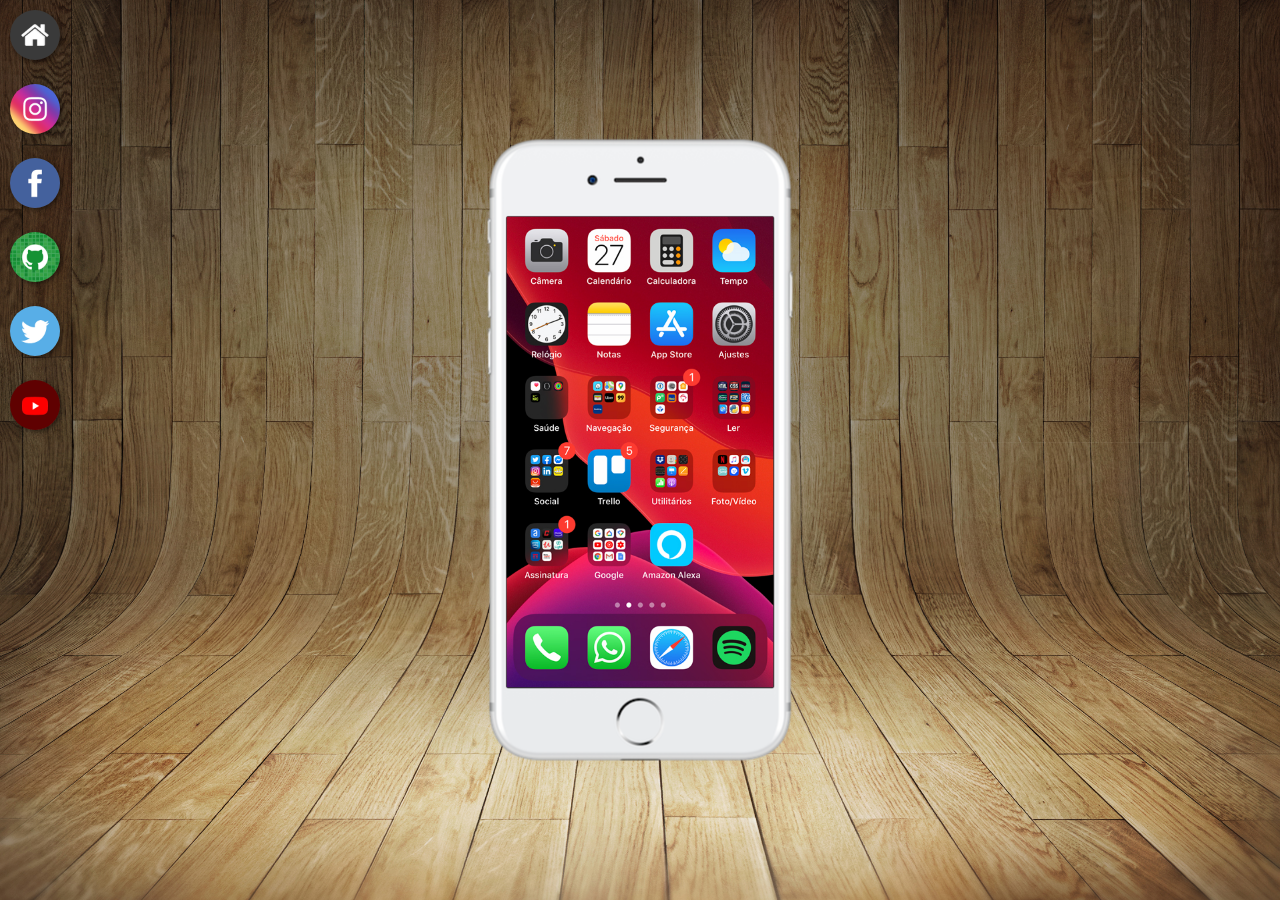
<file: index.html>
<!DOCTYPE html>
<html lang="pt-br">
<head>
    <meta charset="UTF-8">
    <meta name="viewport" content="width=device-width, initial-scale=1.0">
    <link rel="shortcut icon" href="favicon.ico" type="image/x-icon">
    <link rel="stylesheet" href="estilos/style.css">
    <title>Projeto Redes Sociais</title>
</head>
<body>
    <main>
        <section id="telefone">
            <iframe src="home.html" name="tela" id="tela" frameborder="0">
                Seu navegador não é compativel com isso...
            </iframe>
        </section>
        <section id="redes-sociais">
            <a href="home.html" target="tela"><img src="imagens/logo-home.jpg" alt="Home"></a><br>
            <a href="instagram.html" target="tela"><img src="imagens/logo-instagram.jpg" alt="Youtube"></a><br>
            <a href="facebook.html" target="tela"><img src="imagens/logo-facebook.jpg" alt="Facebook"></a><br>
            <a href="github.html" target="tela"><img src="imagens/logo-github.jpg" alt="Github"></a><br>
            <a href="twitter.html" target="tela"><img src="imagens/logo-twitter.jpg" alt="Twitter"></a><br>
            <a href="youtube.html" target="tela"><img src="imagens/logo-youtube.jpg" alt="Youtube"></a>
        </section>
    </main>
</body>
</html>
</file>
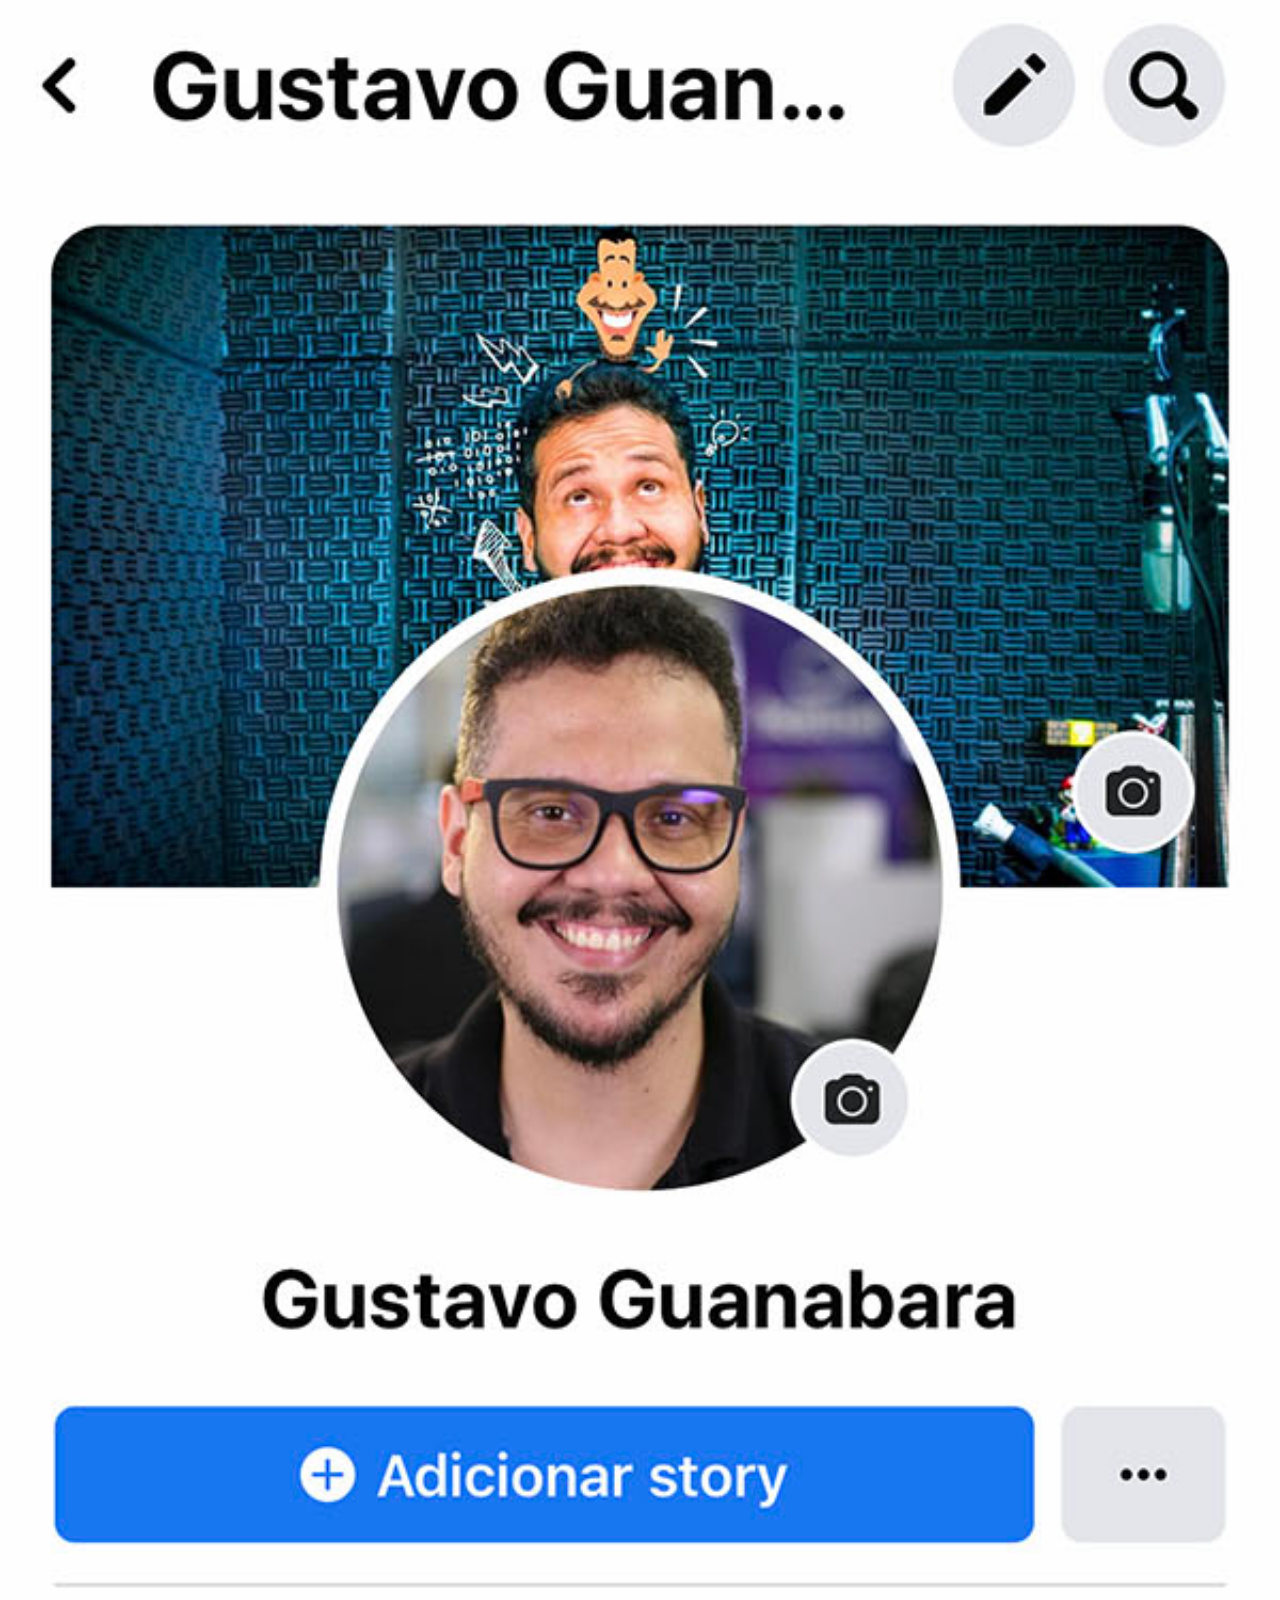
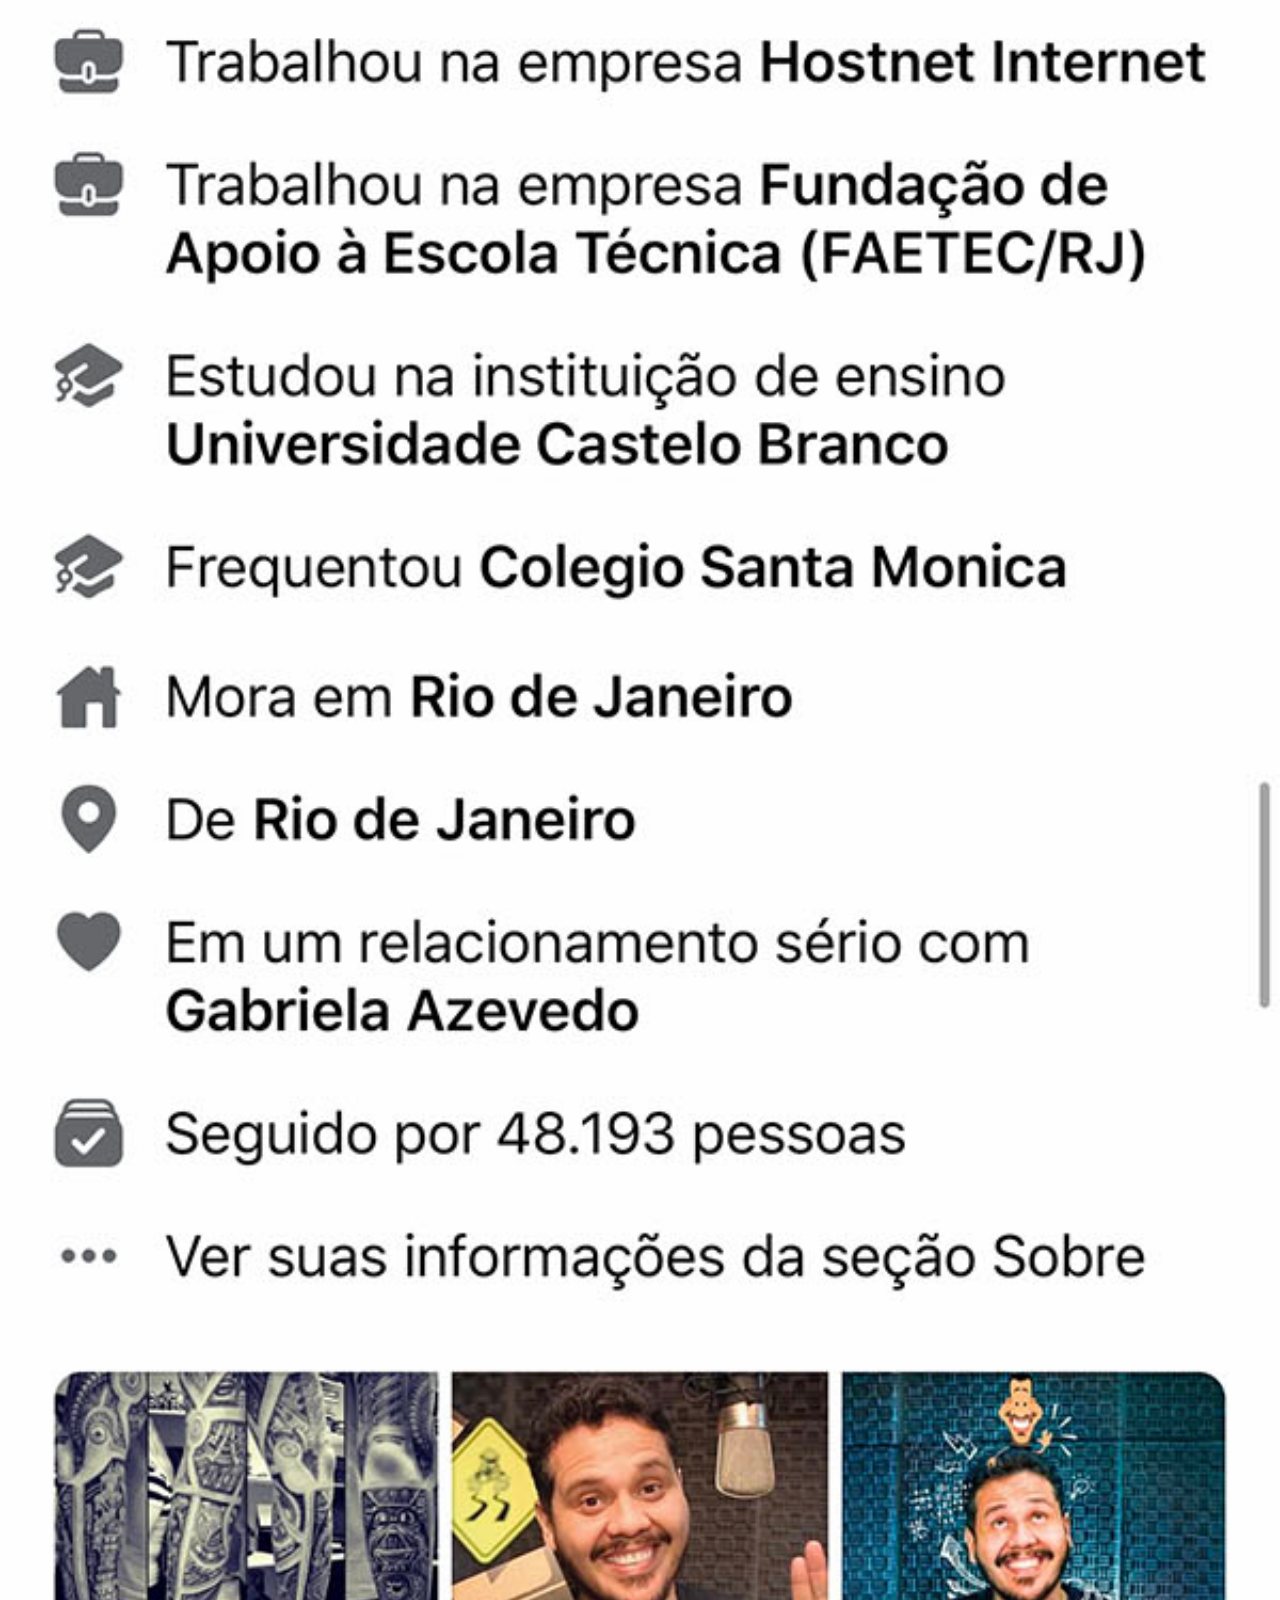
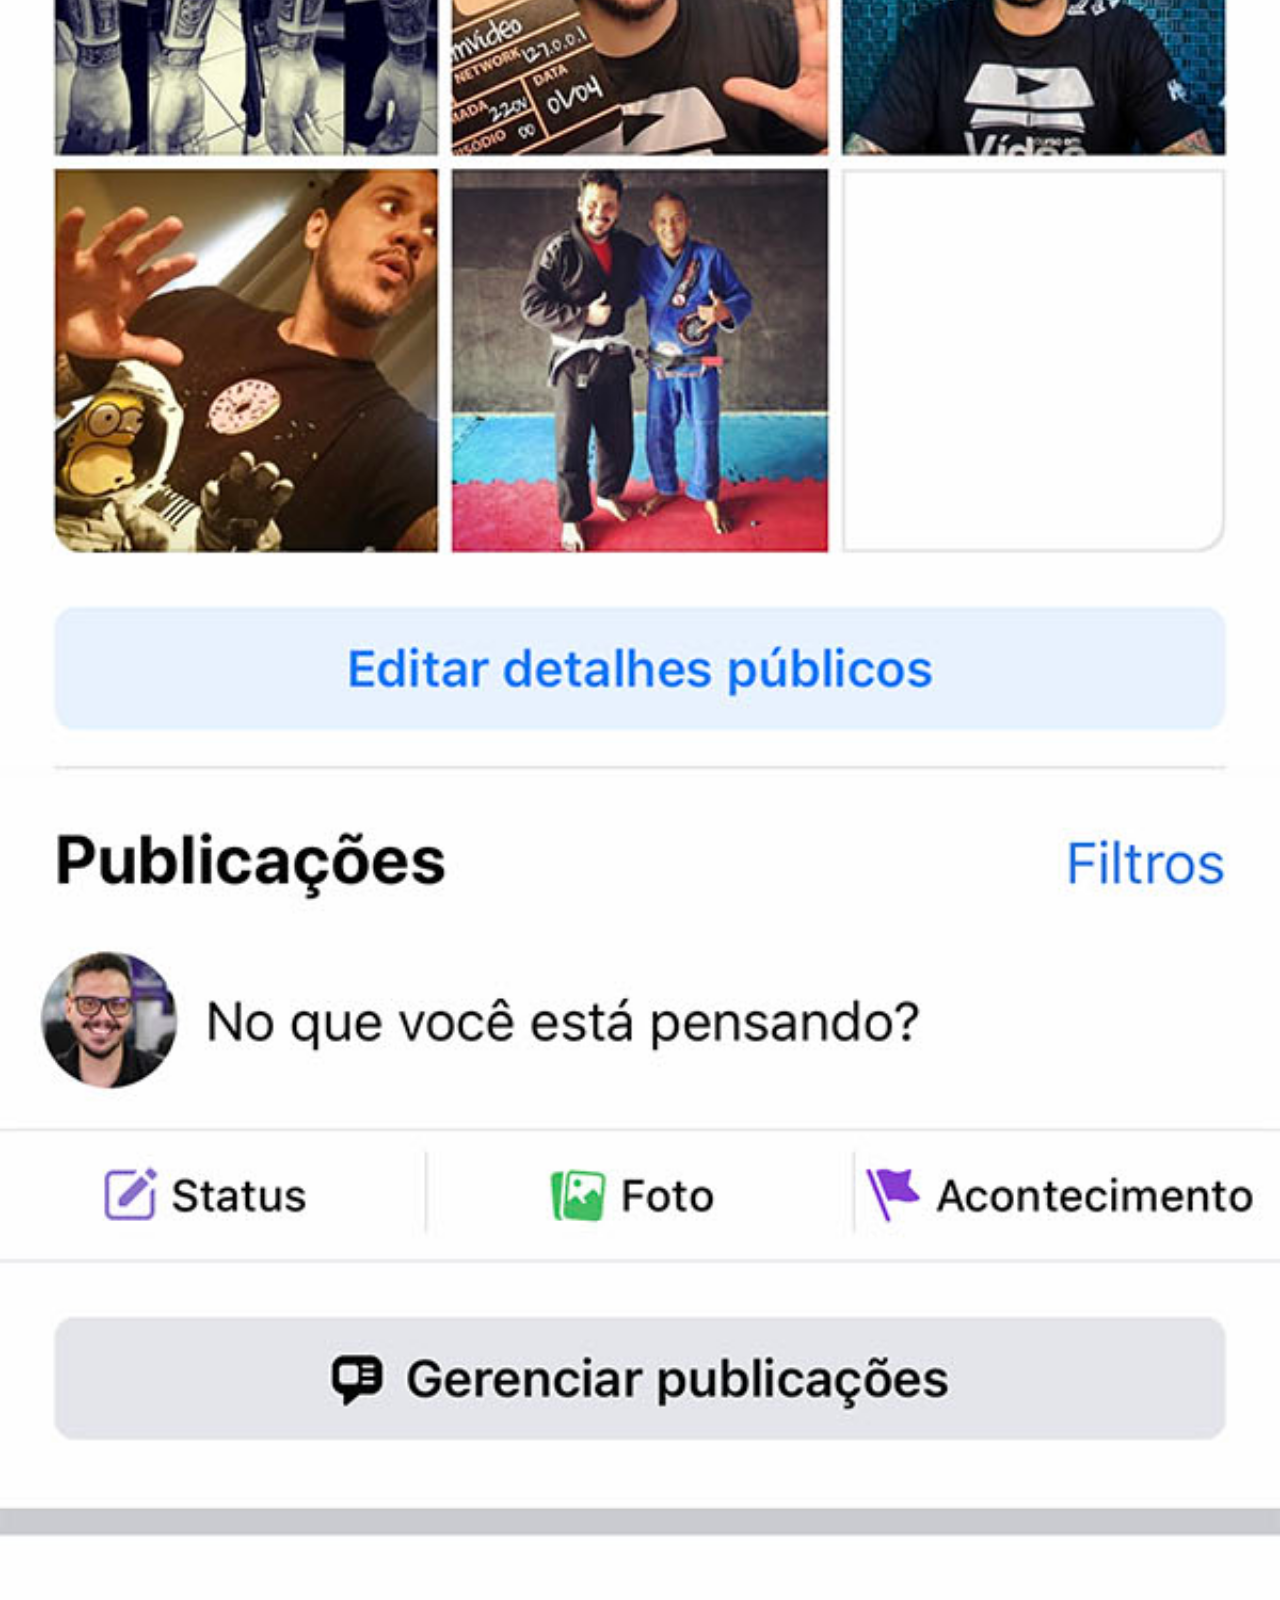
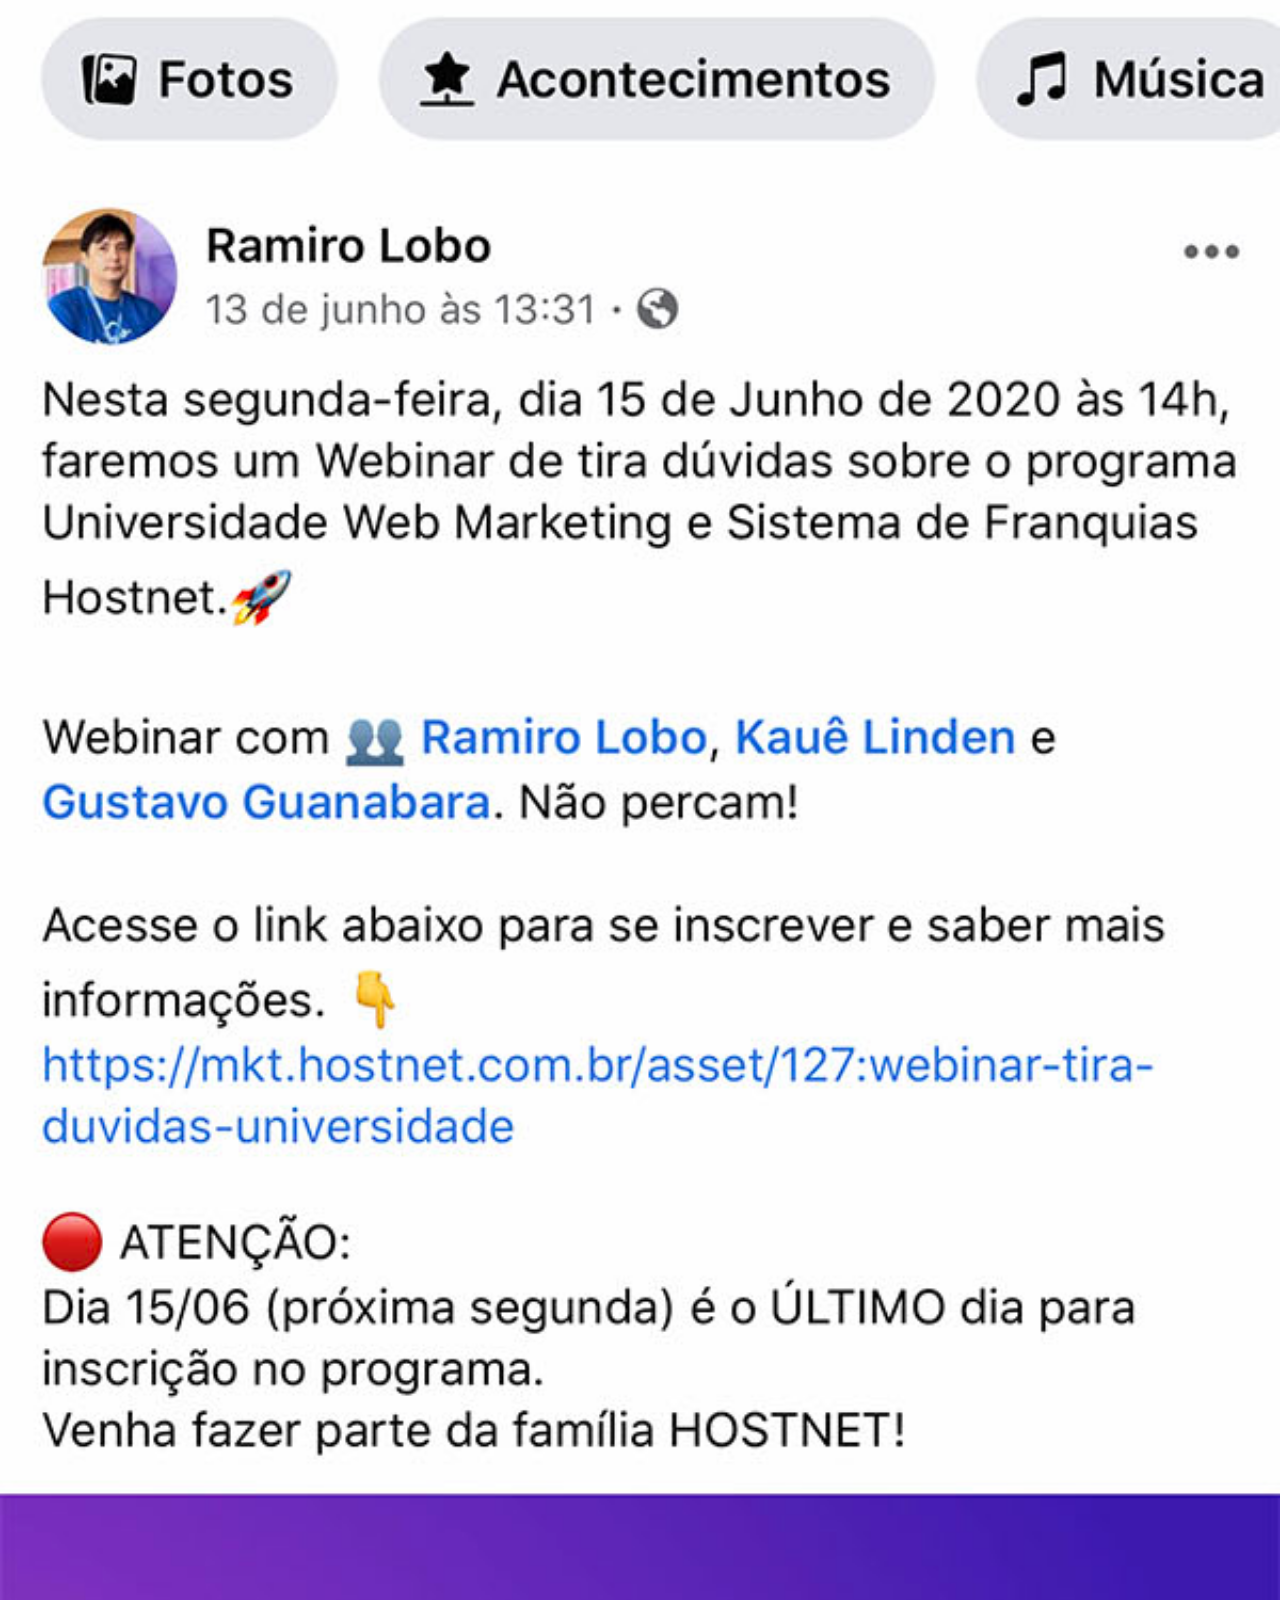
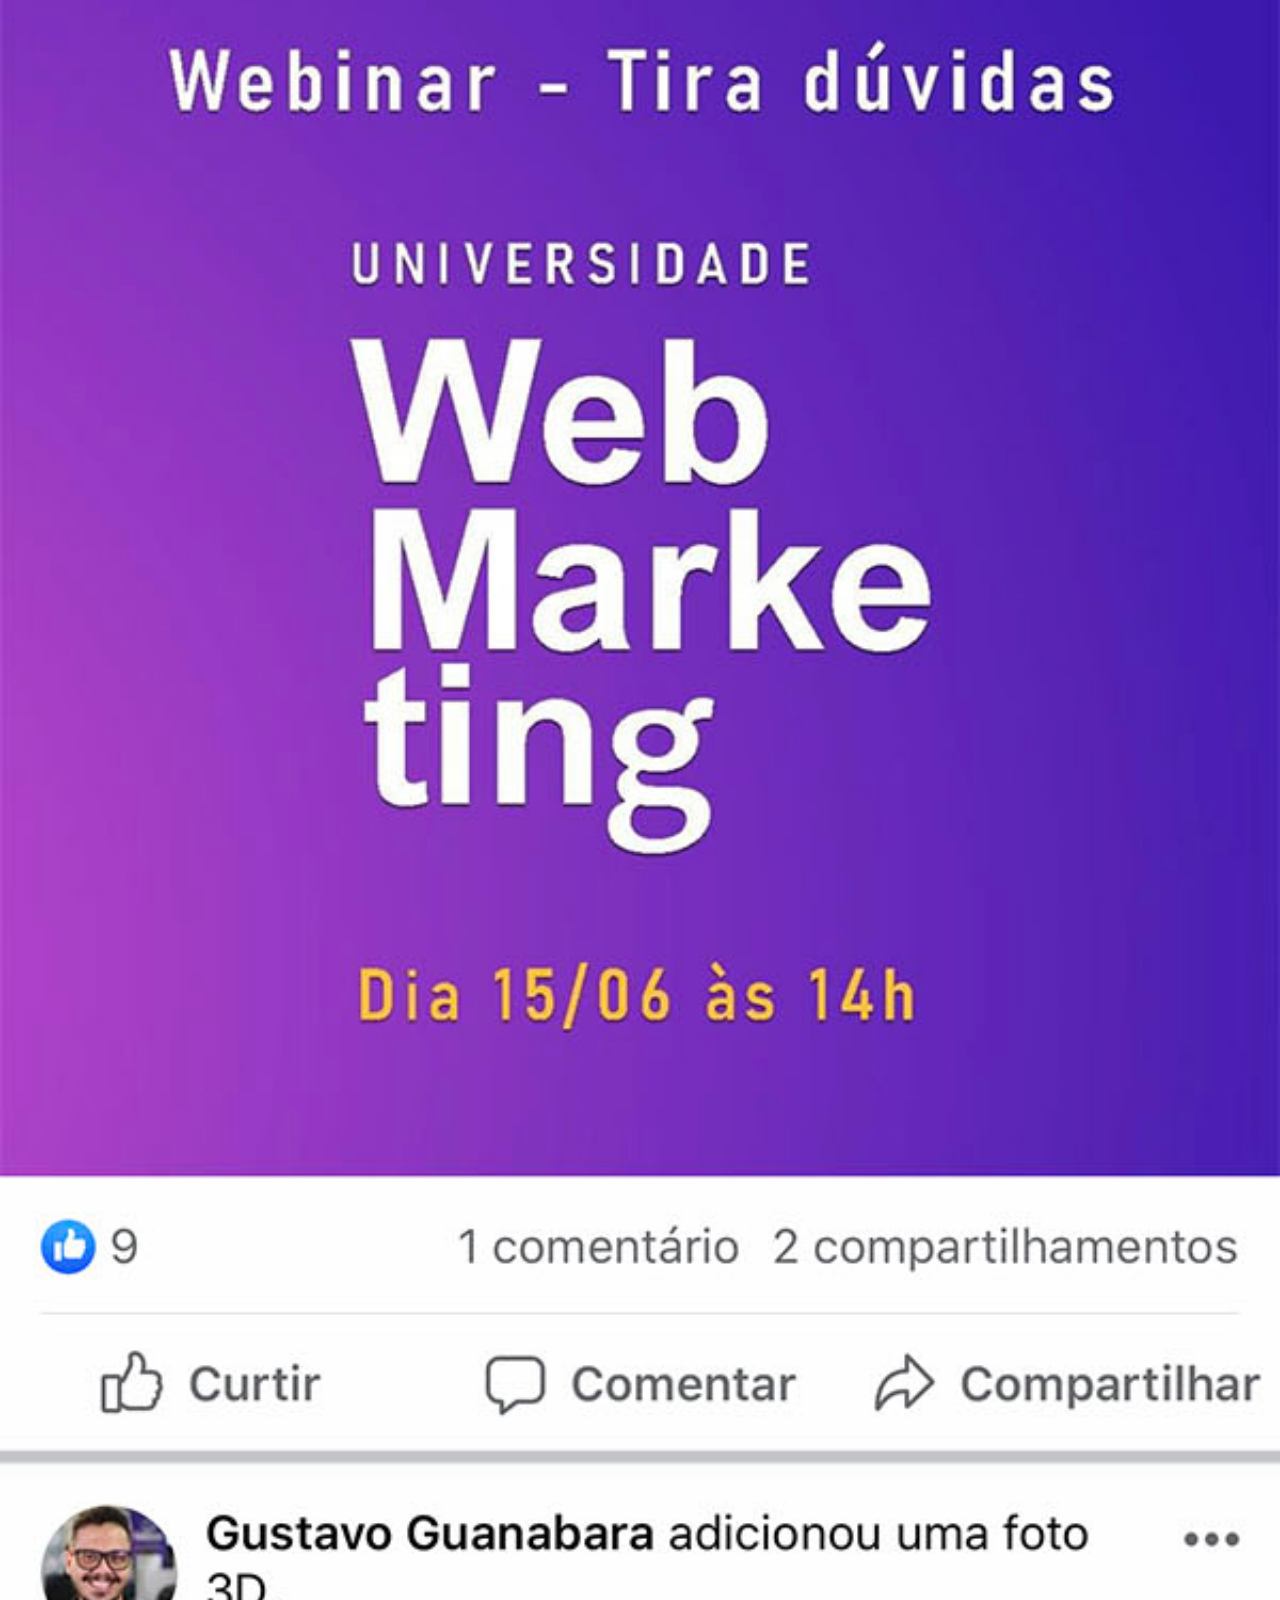
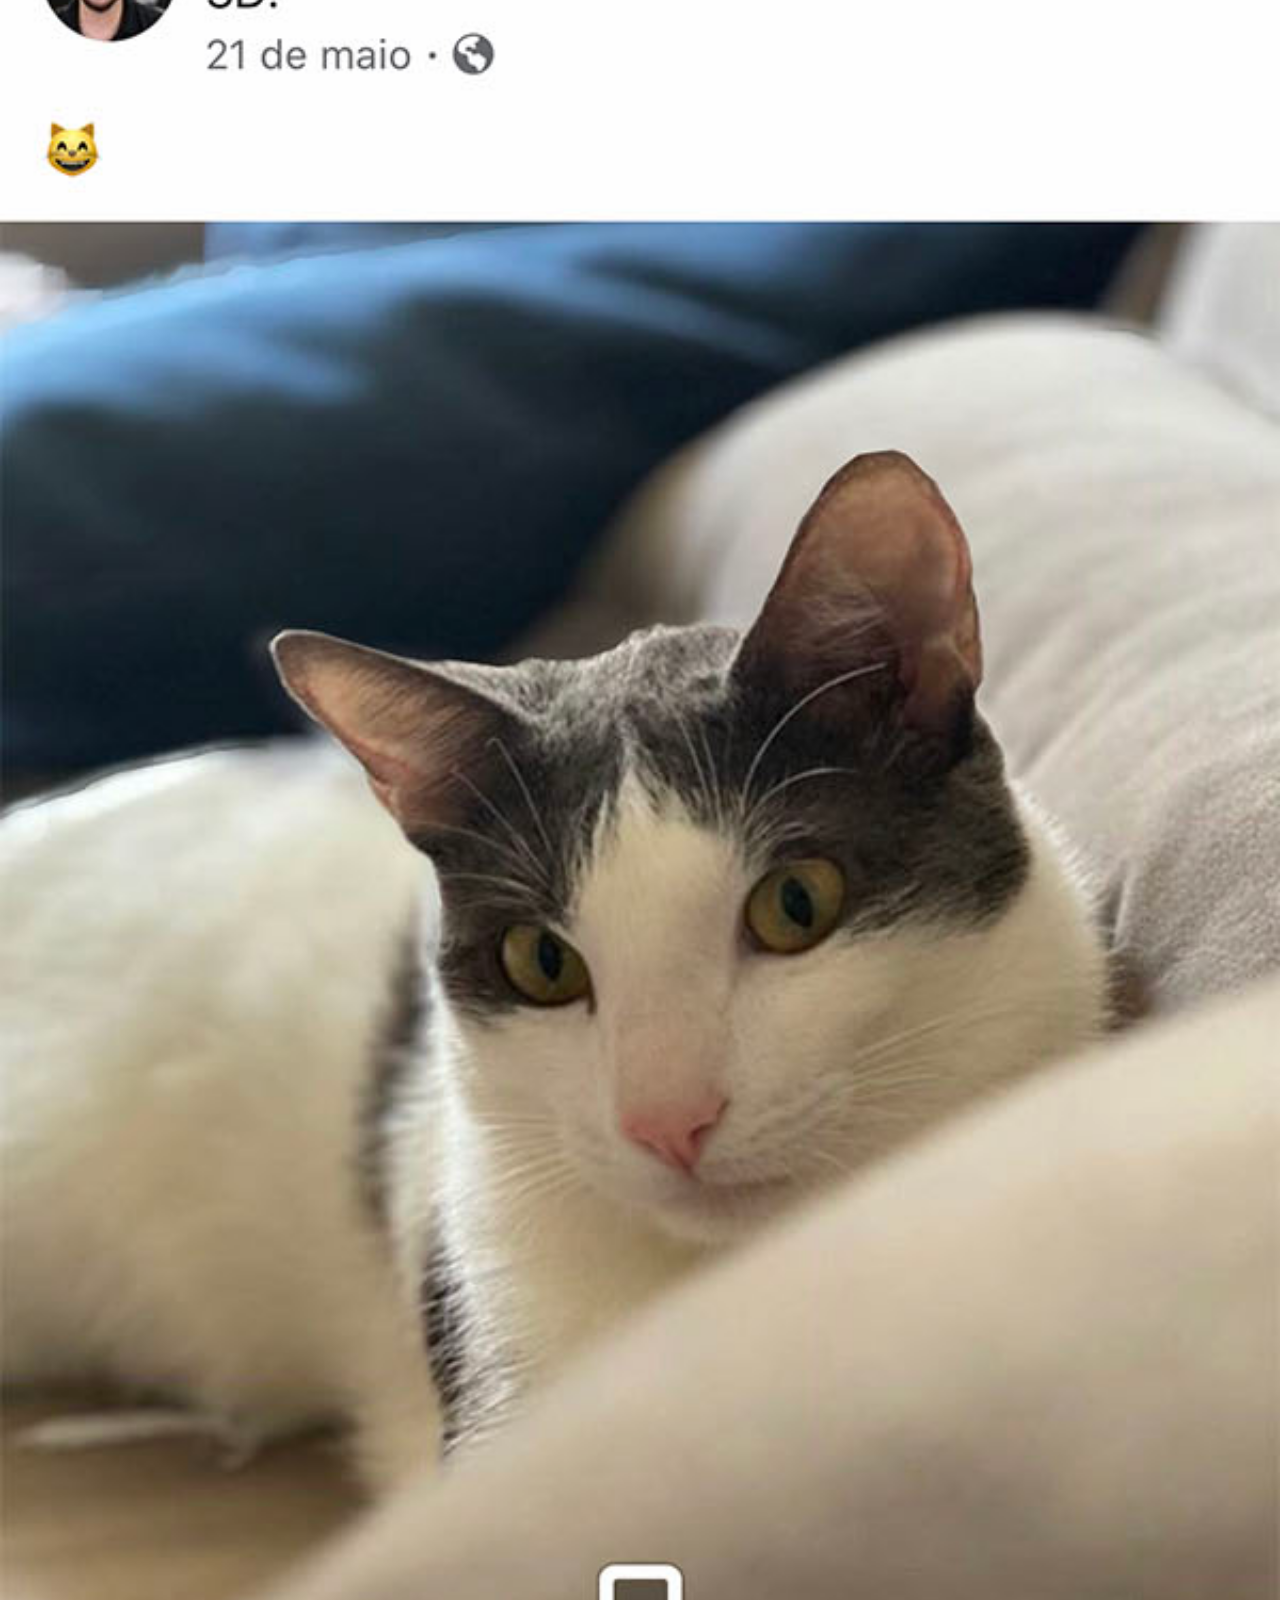
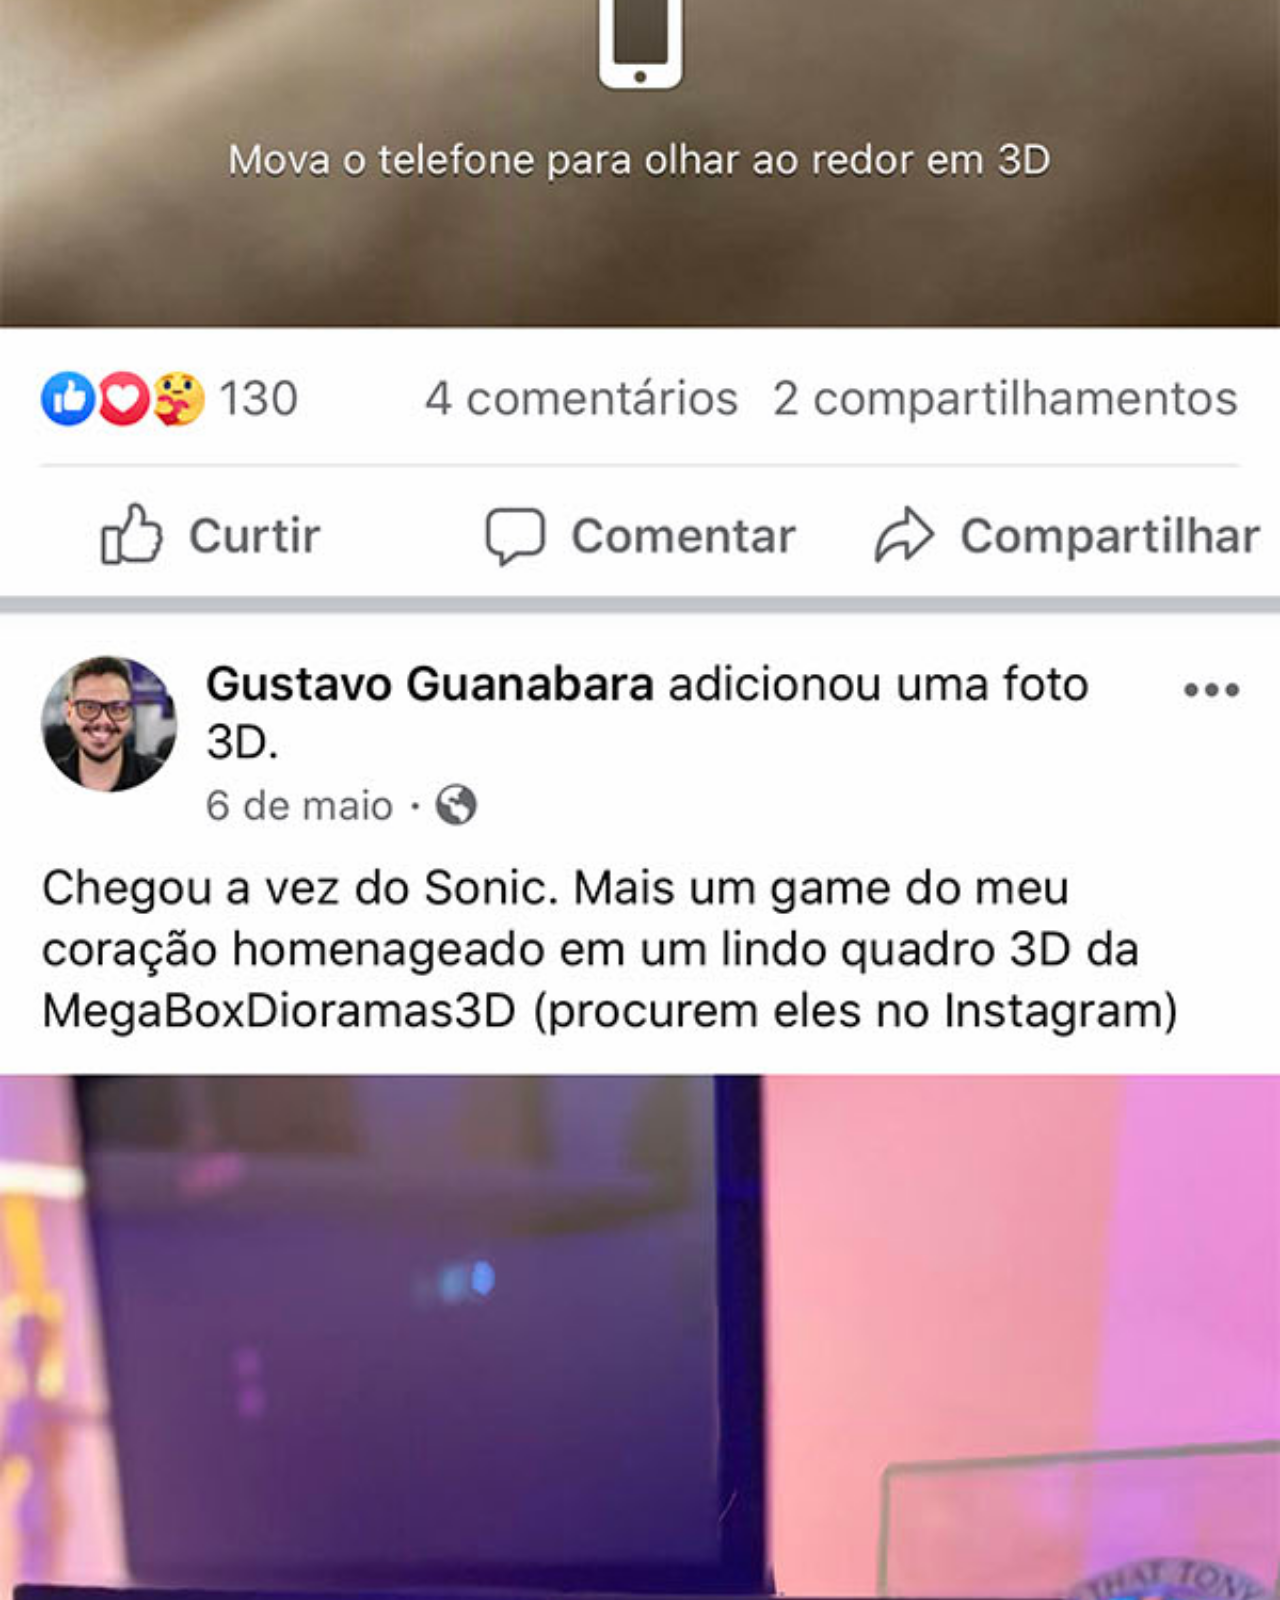
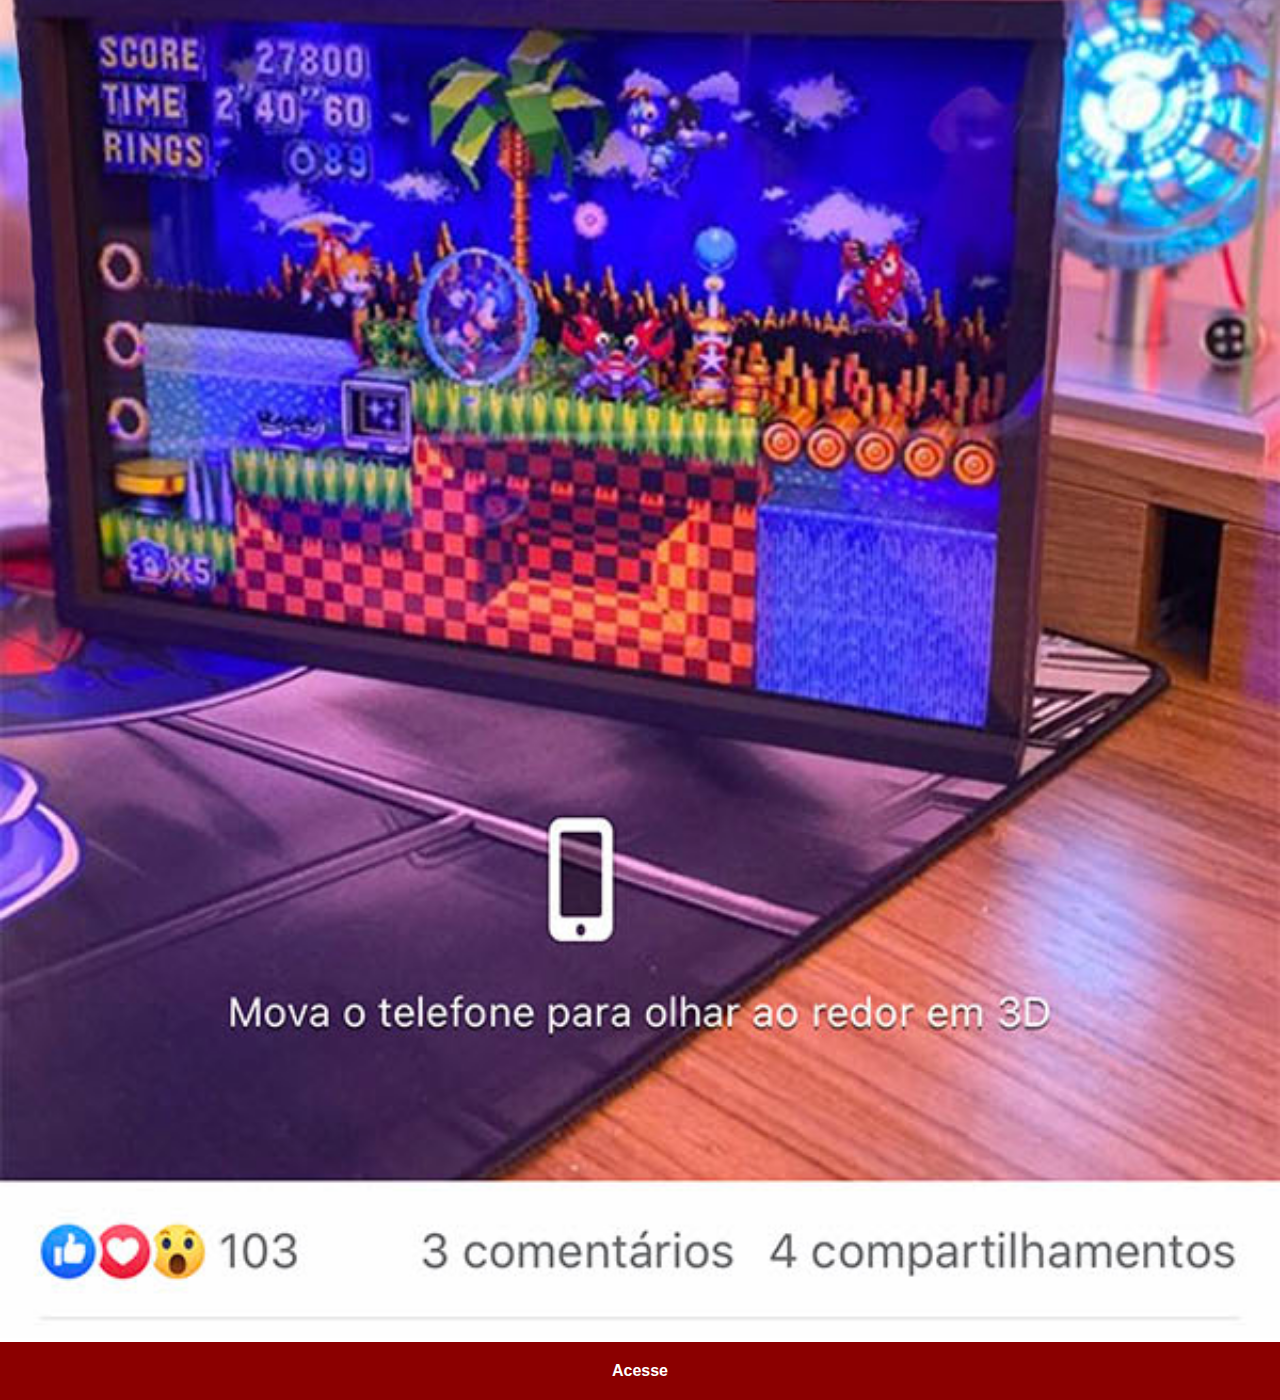
<file: facebook.html>
<!DOCTYPE html>
<html lang="pt-br">
<head>
    <meta charset="UTF-8">
    <meta name="viewport" content="width=device-width, initial-scale=1.0">
    <title>Facebook</title>
    <link rel="stylesheet" href="estilos/social.css">
</head>
<body>
    <img src="imagens/tela-facebook.jpg" alt="Facebook">
    <a href="https://www.facebook.com/gustavoguanabara/?locale=pt_BR" target="_blank">Acesse</a>
</body>
</html>
</file>
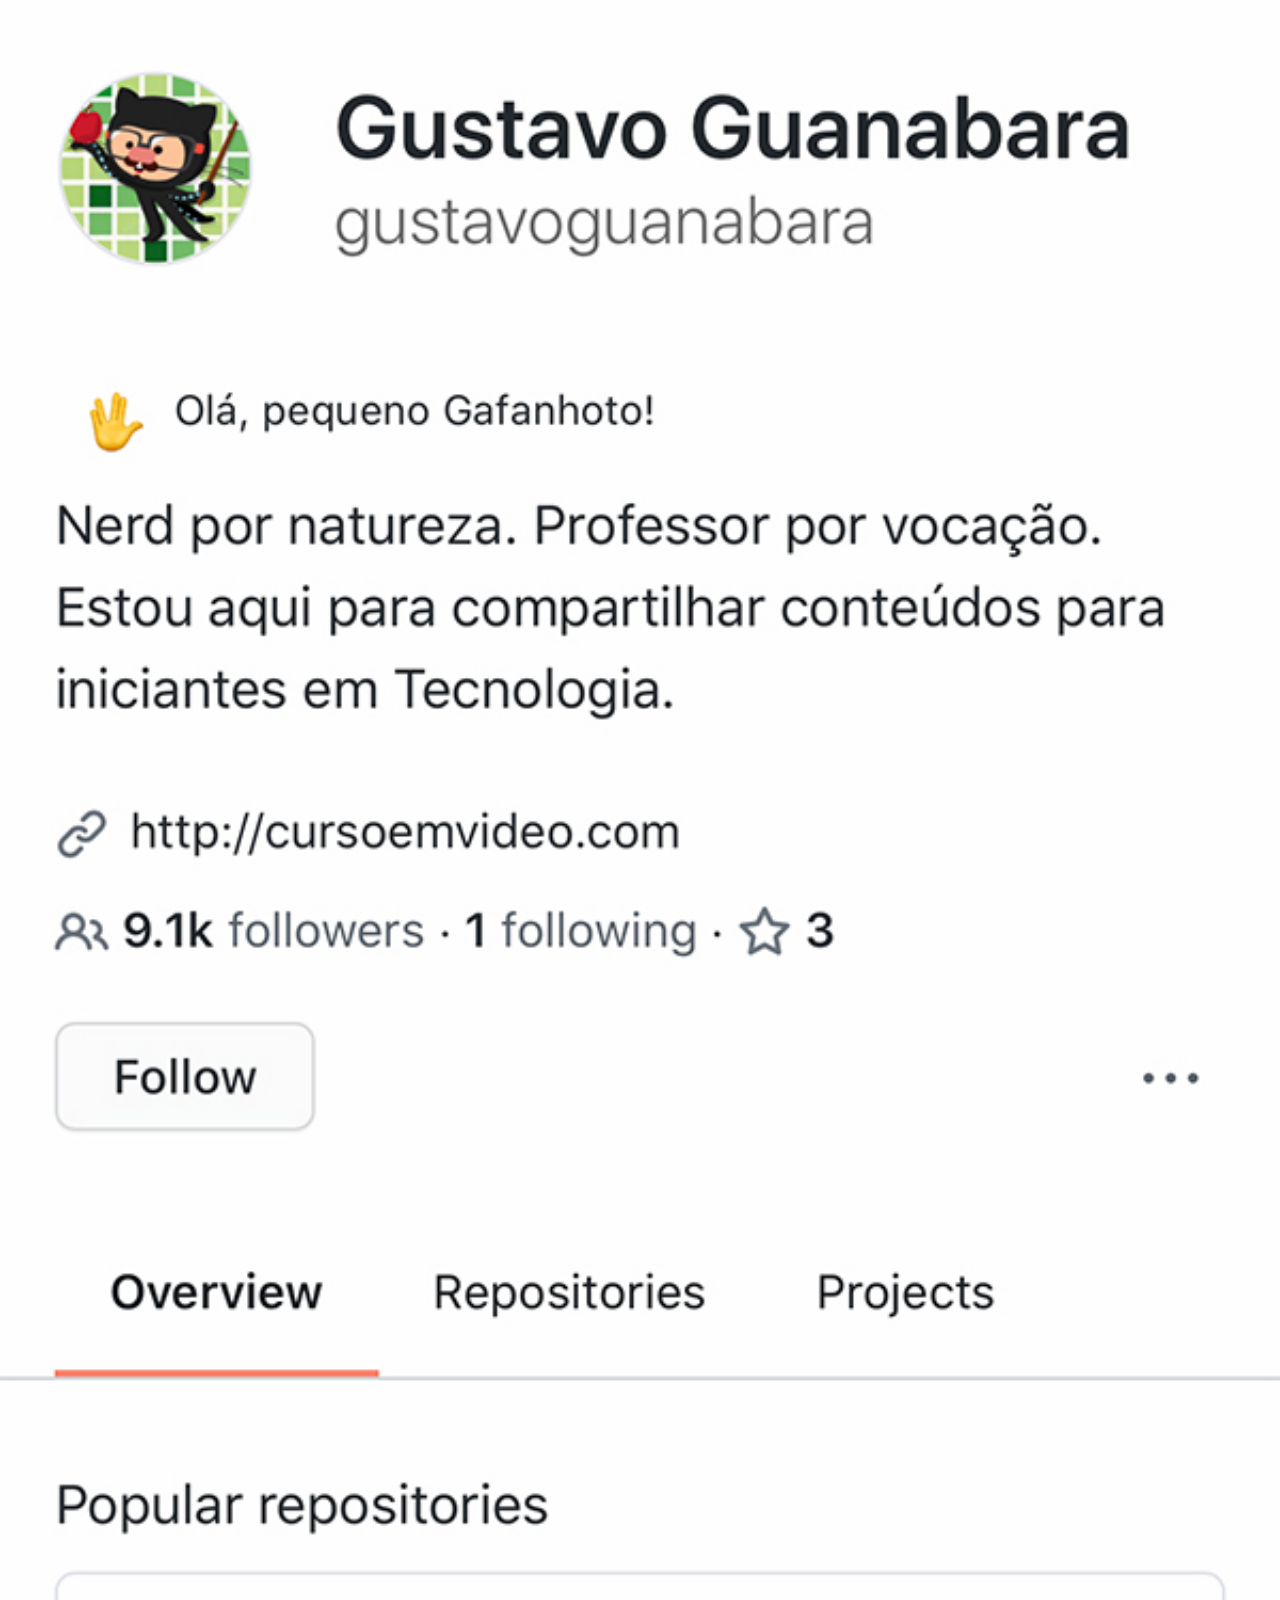
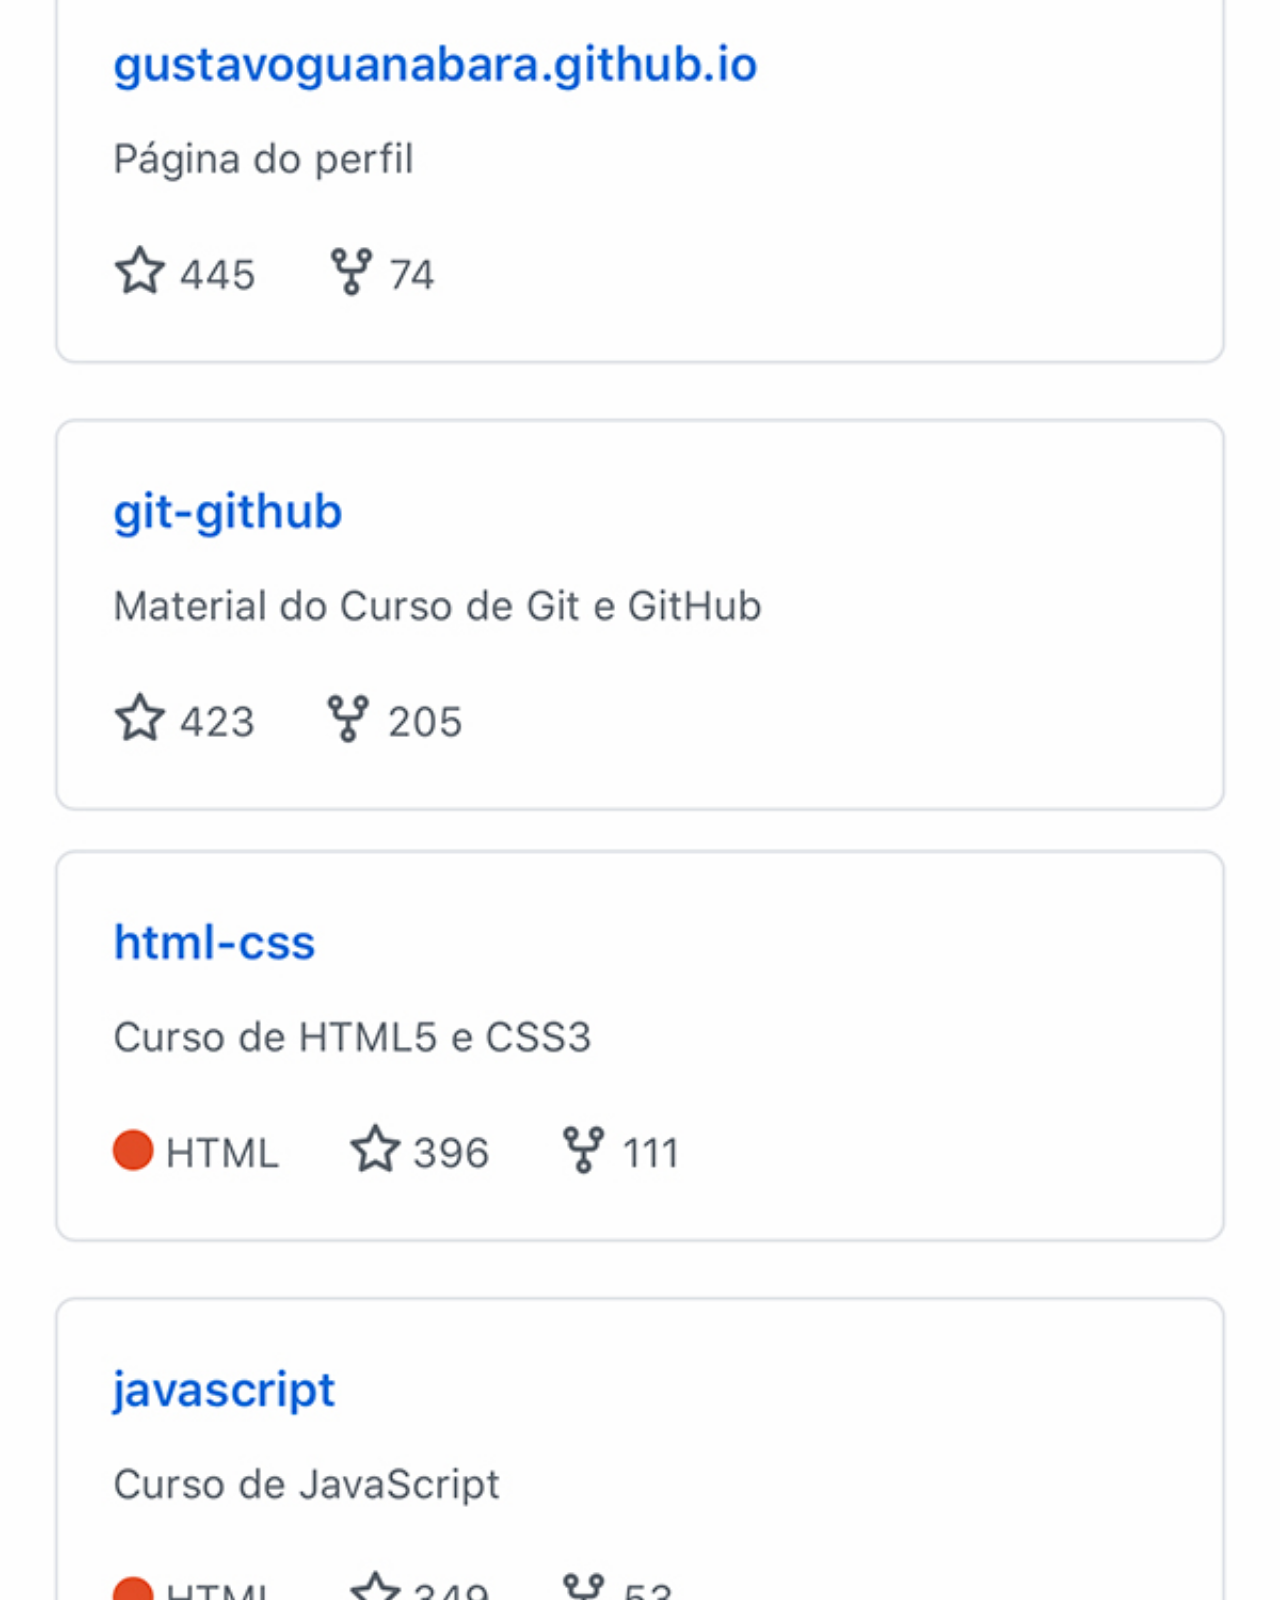
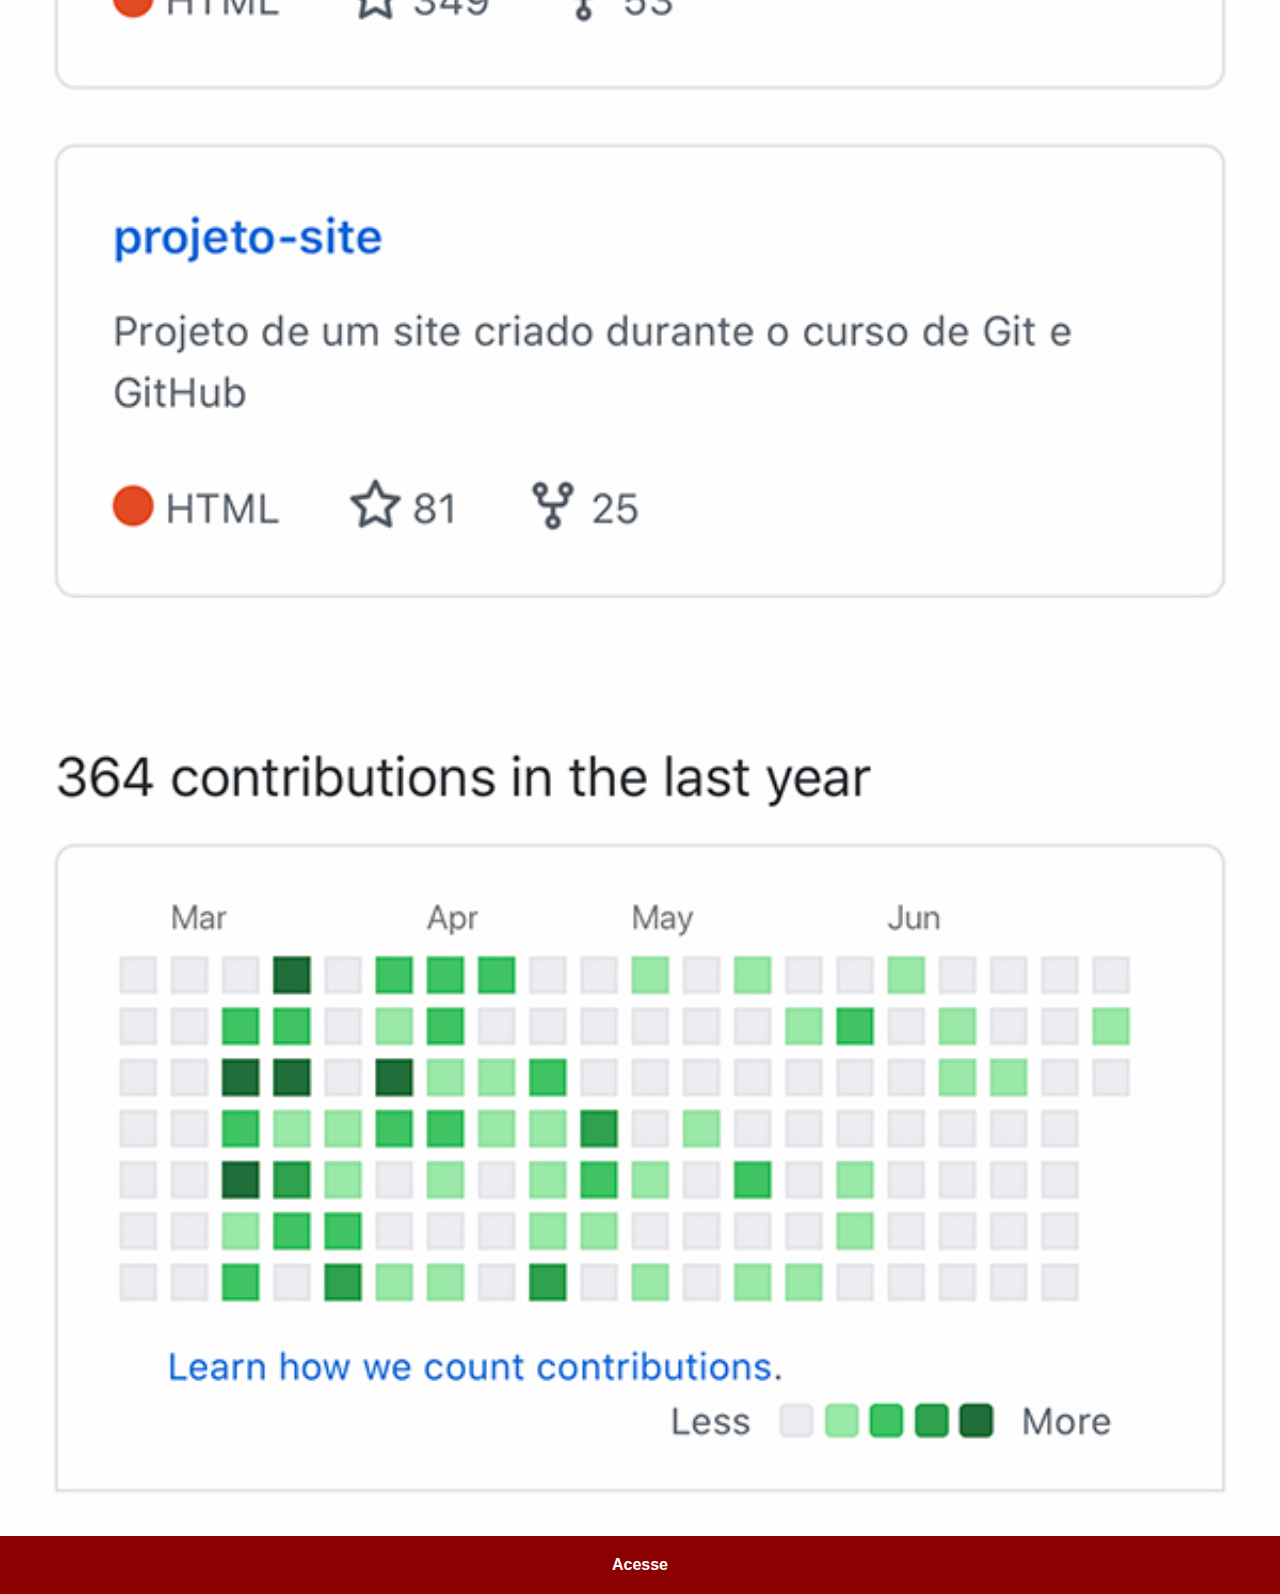
<file: github.html>
<!DOCTYPE html>
<html lang="pt-br">
<head>
    <meta charset="UTF-8">
    <meta name="viewport" content="width=device-width, initial-scale=1.0">
    <title>Github</title>
    <link rel="stylesheet" href="estilos/social.css">
</head>
<body>
    <img src="imagens/tela-github.jpg" alt="Github">
    <a href="https://github.com/gustavoguanabara" target="_blank">Acesse</a>
</body>
</html>
</file>
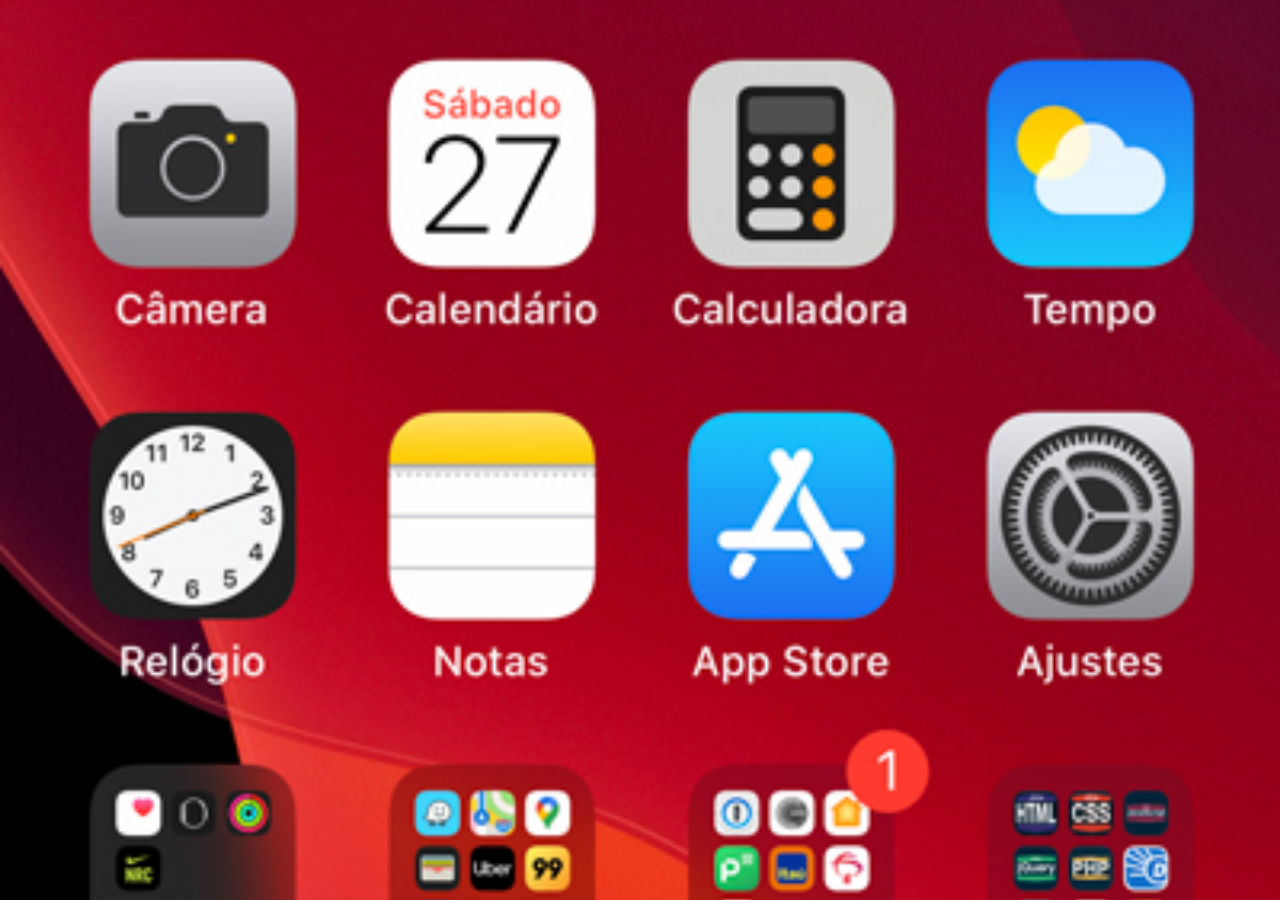
<file: home.html>
<!DOCTYPE html>
<html lang="pt-br">
<head>
    <meta charset="UTF-8">
    <meta name="viewport" content="width=device-width, initial-scale=1.0">
    <title>Home</title>
</head>
<style>
    * {
        margin: 0;
        padding: 0;
    }

    body {
        width: 100vw;
        height: 100vh;
        background: black url(imagens/tela-home.jpg) no-repeat top center;
        background-size: cover;
    }
</style>
<body>
    
</body>
</html>
</file>
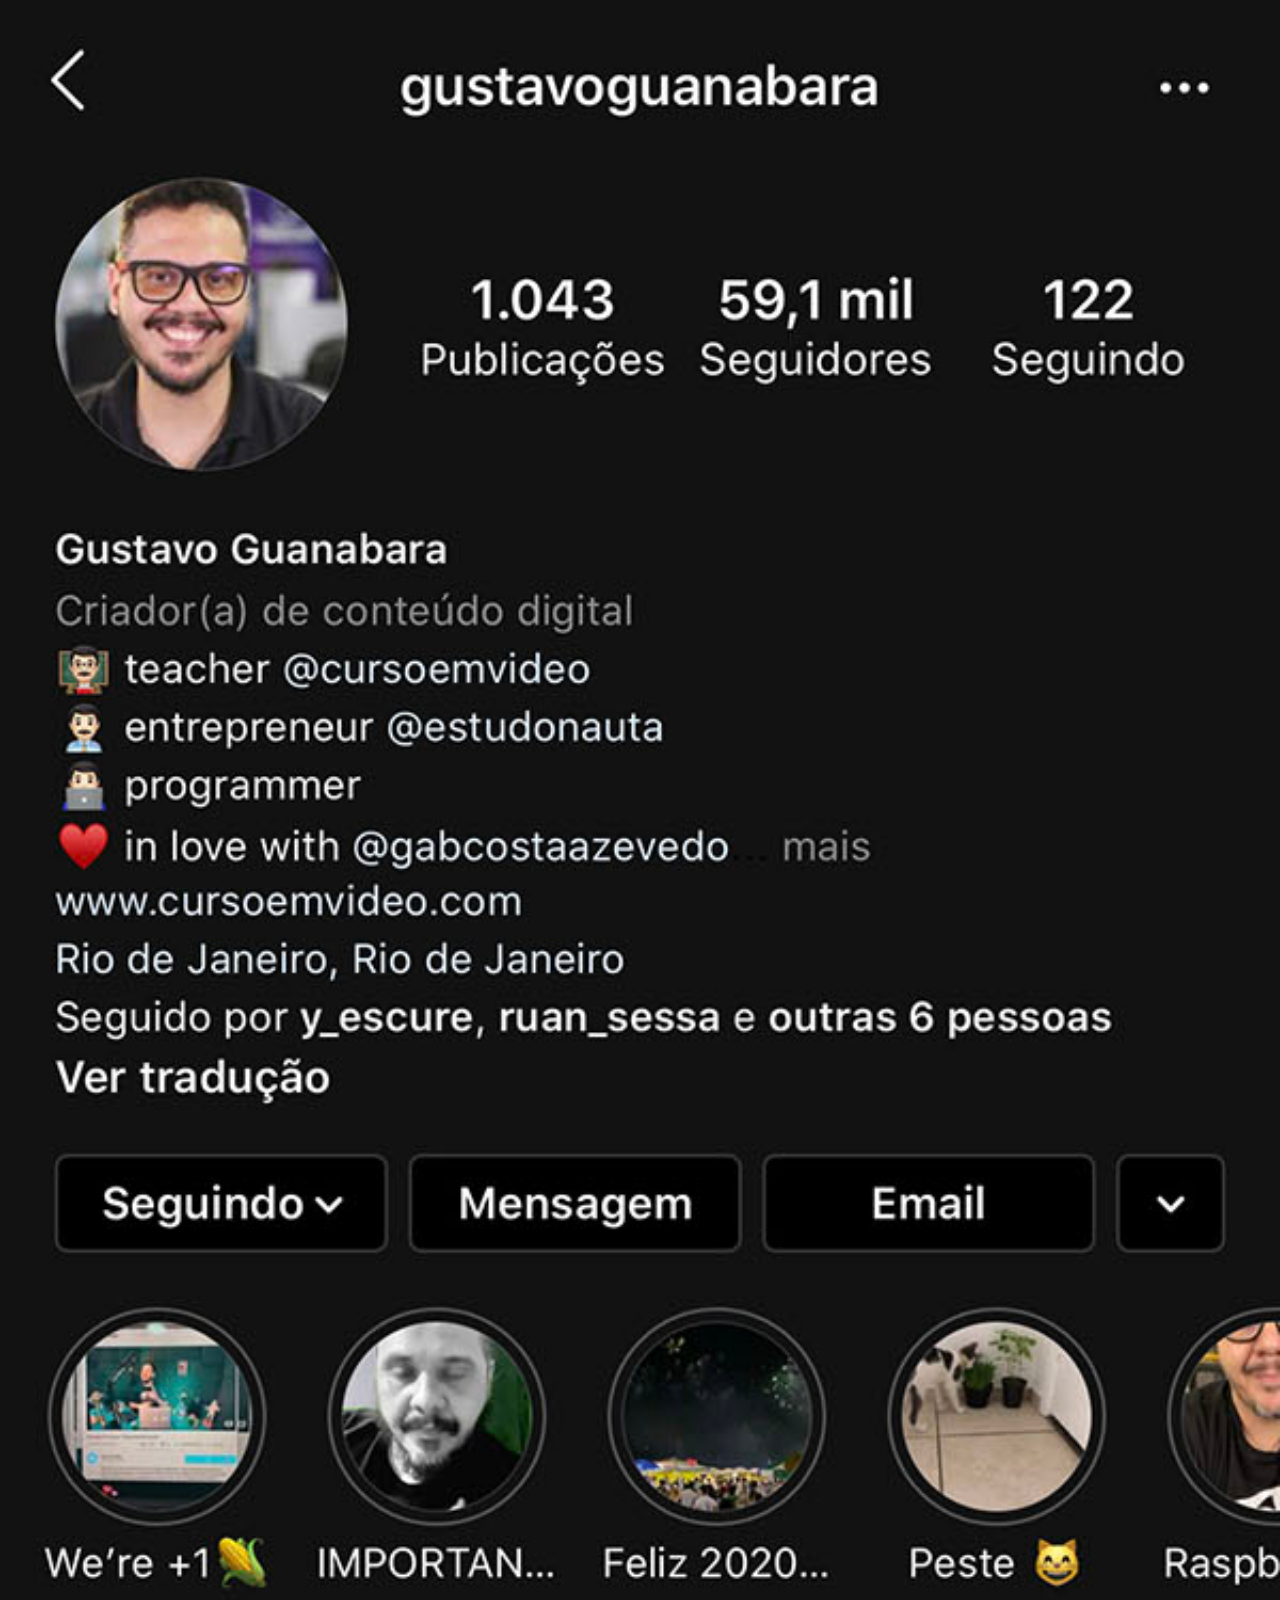
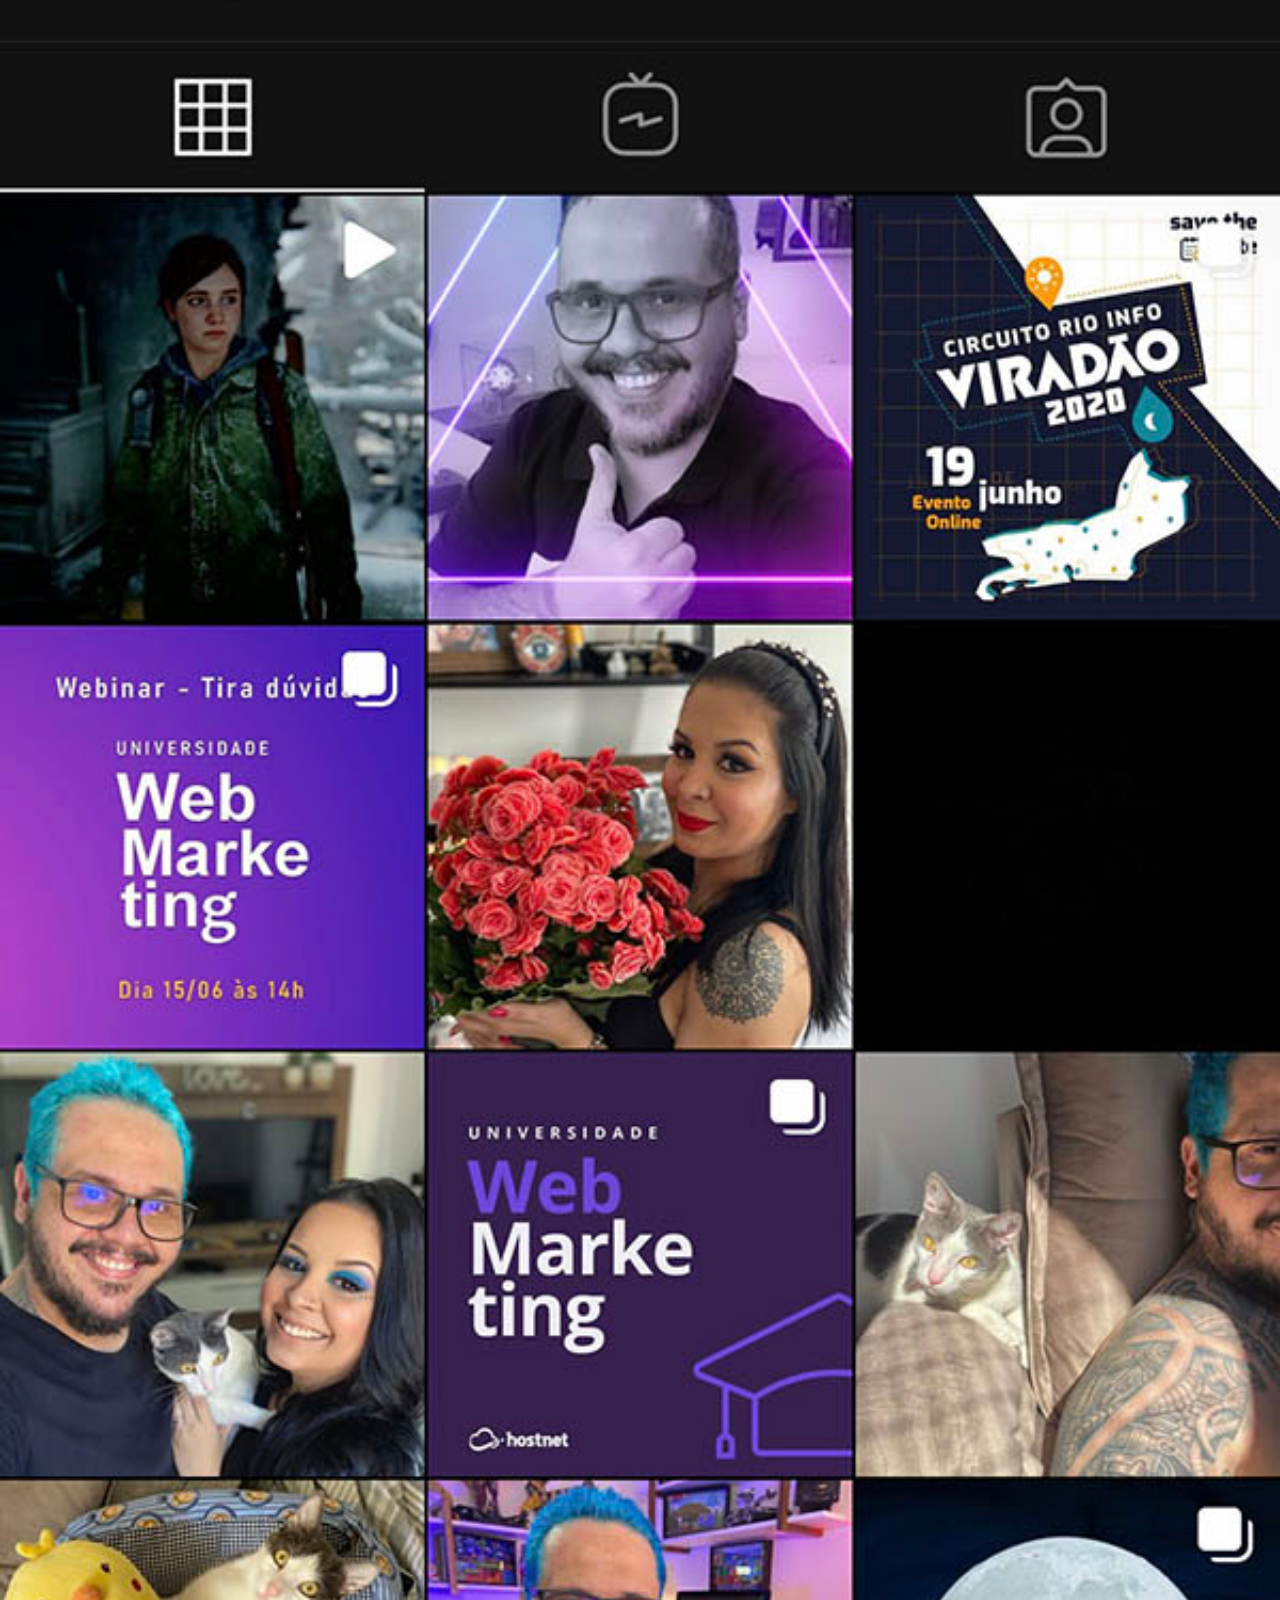
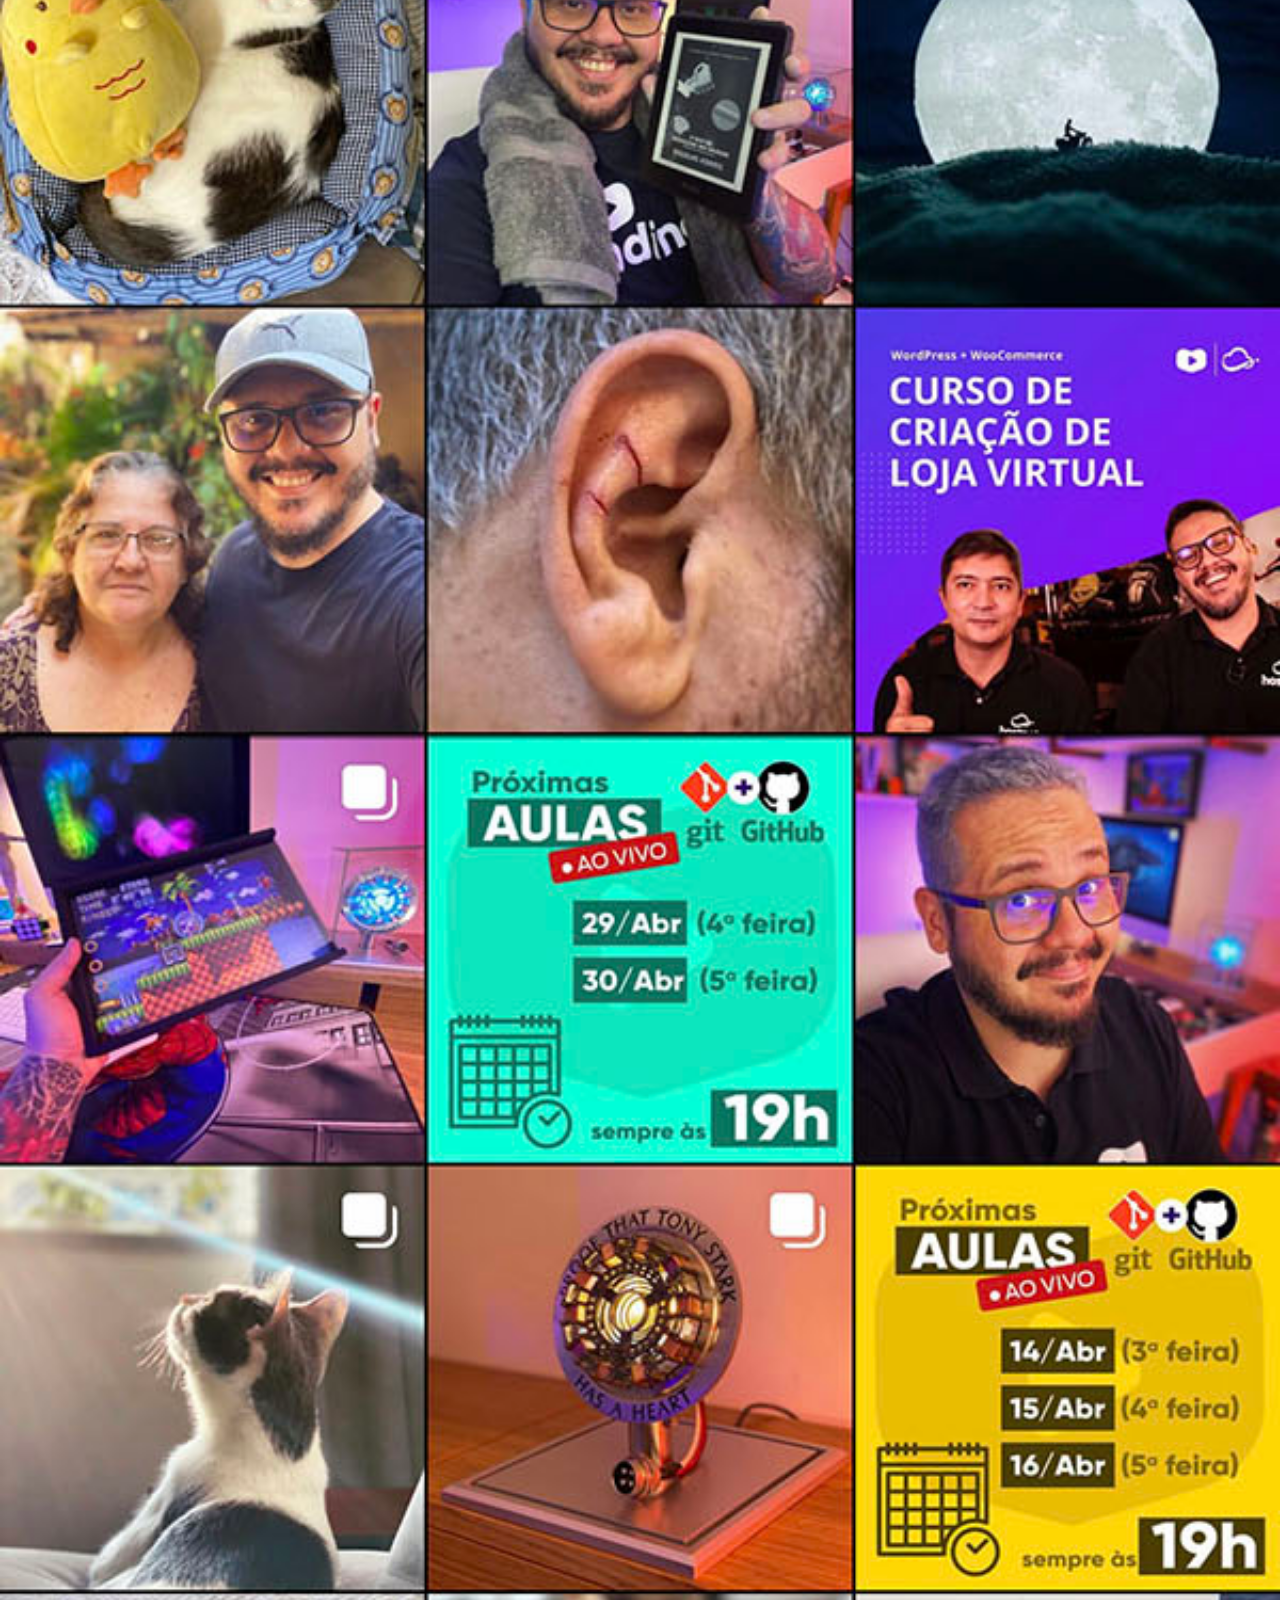
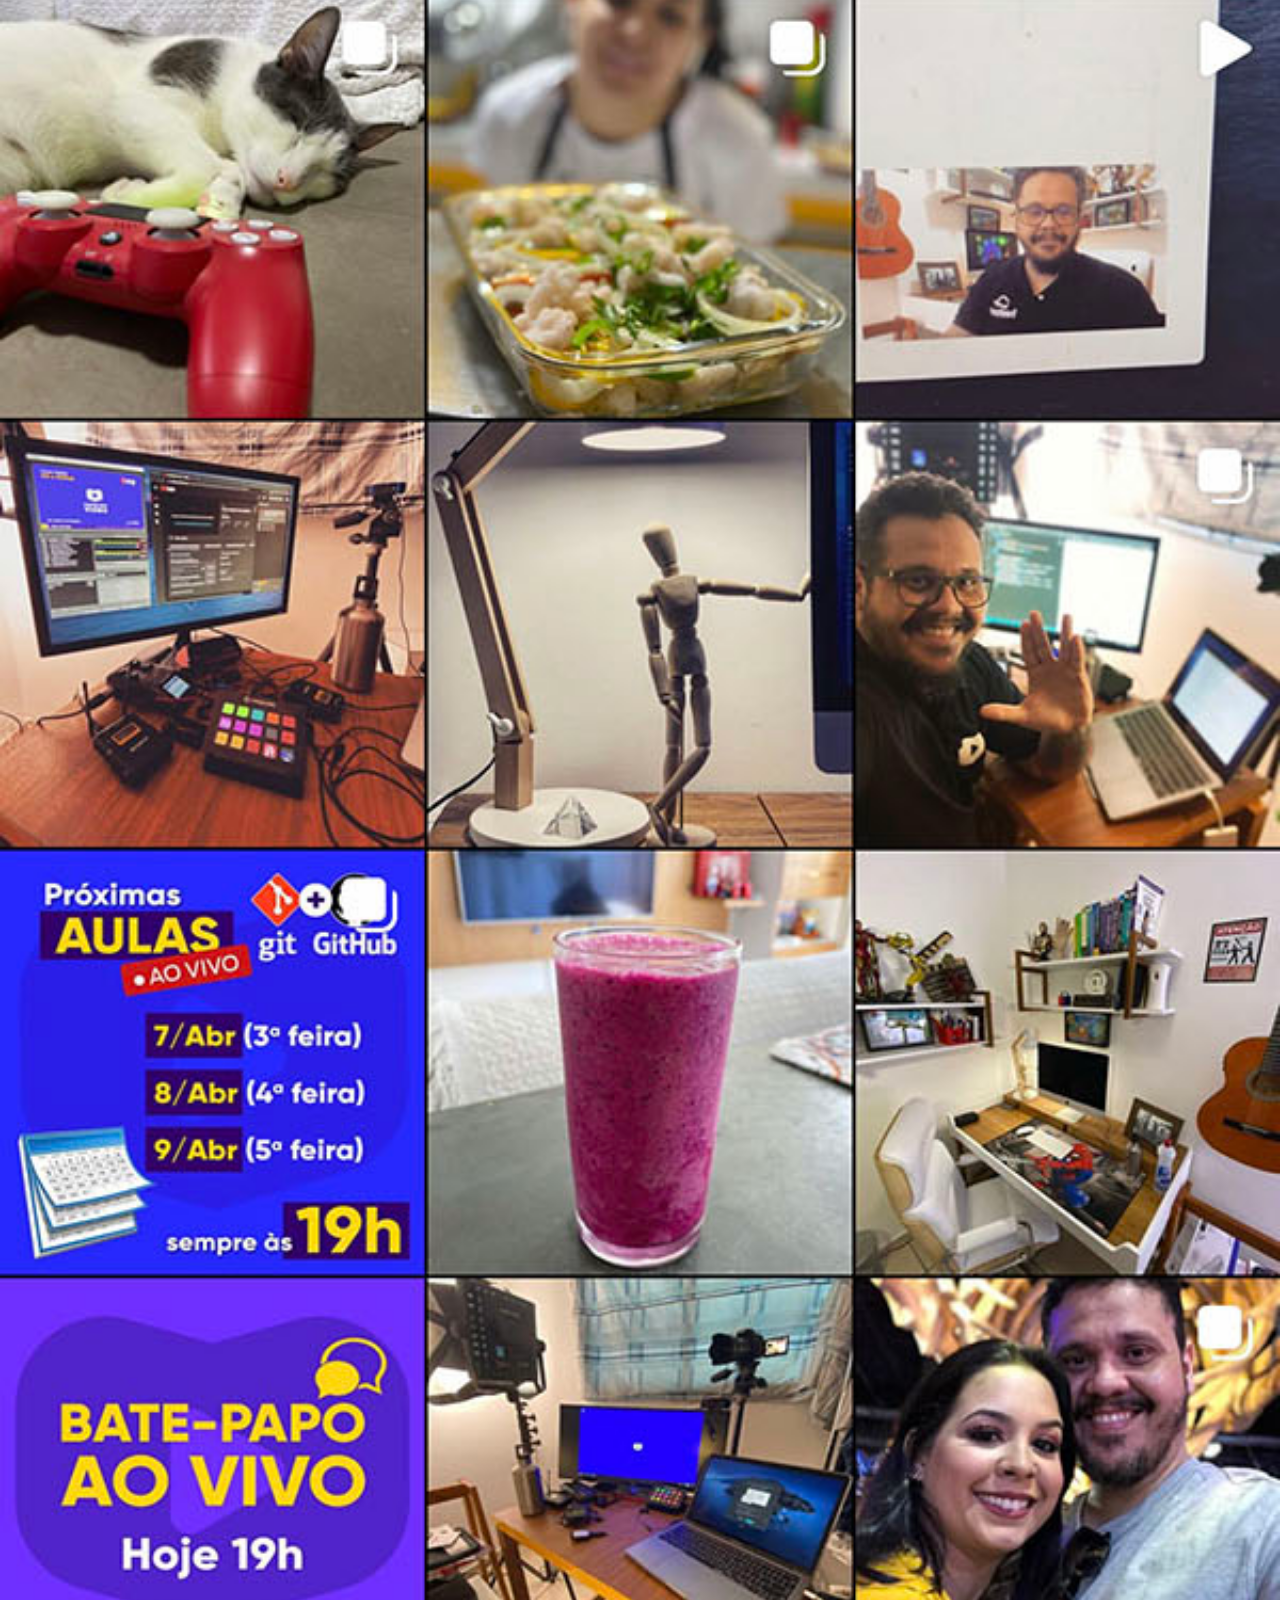
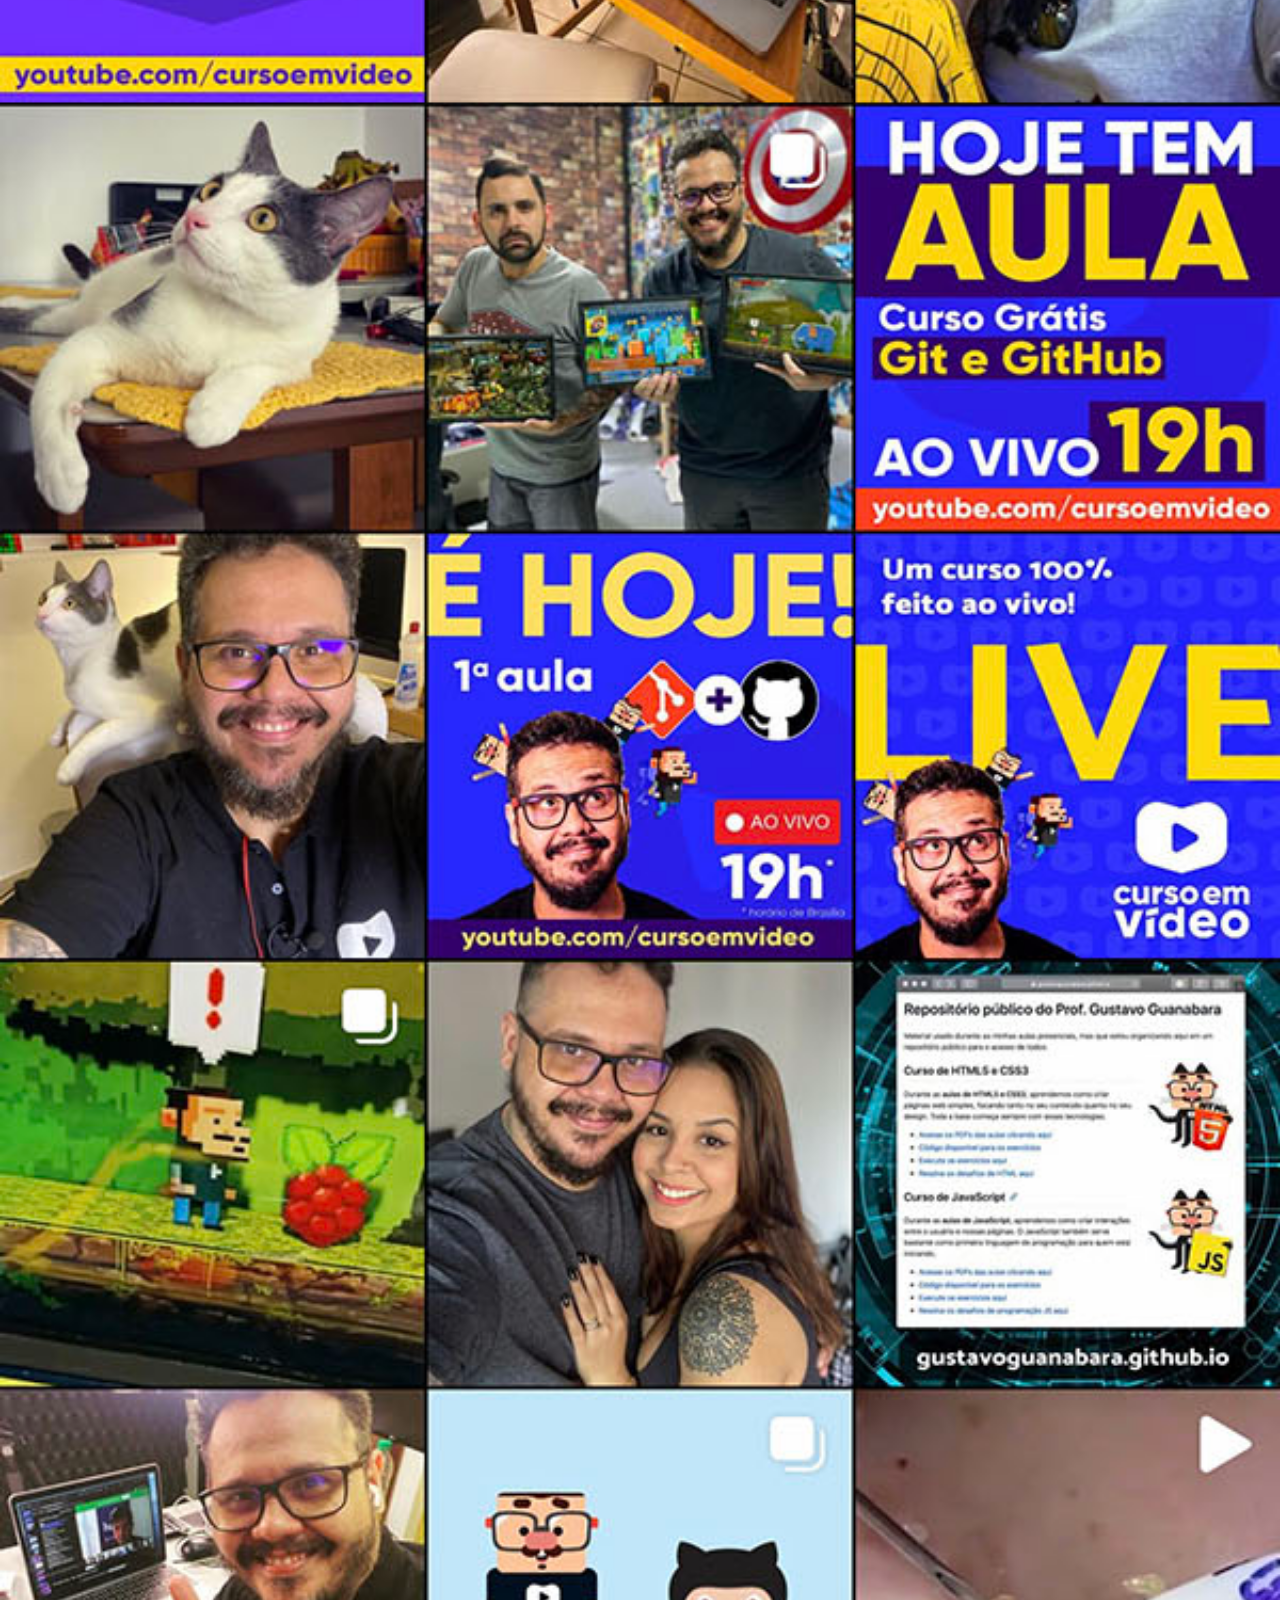
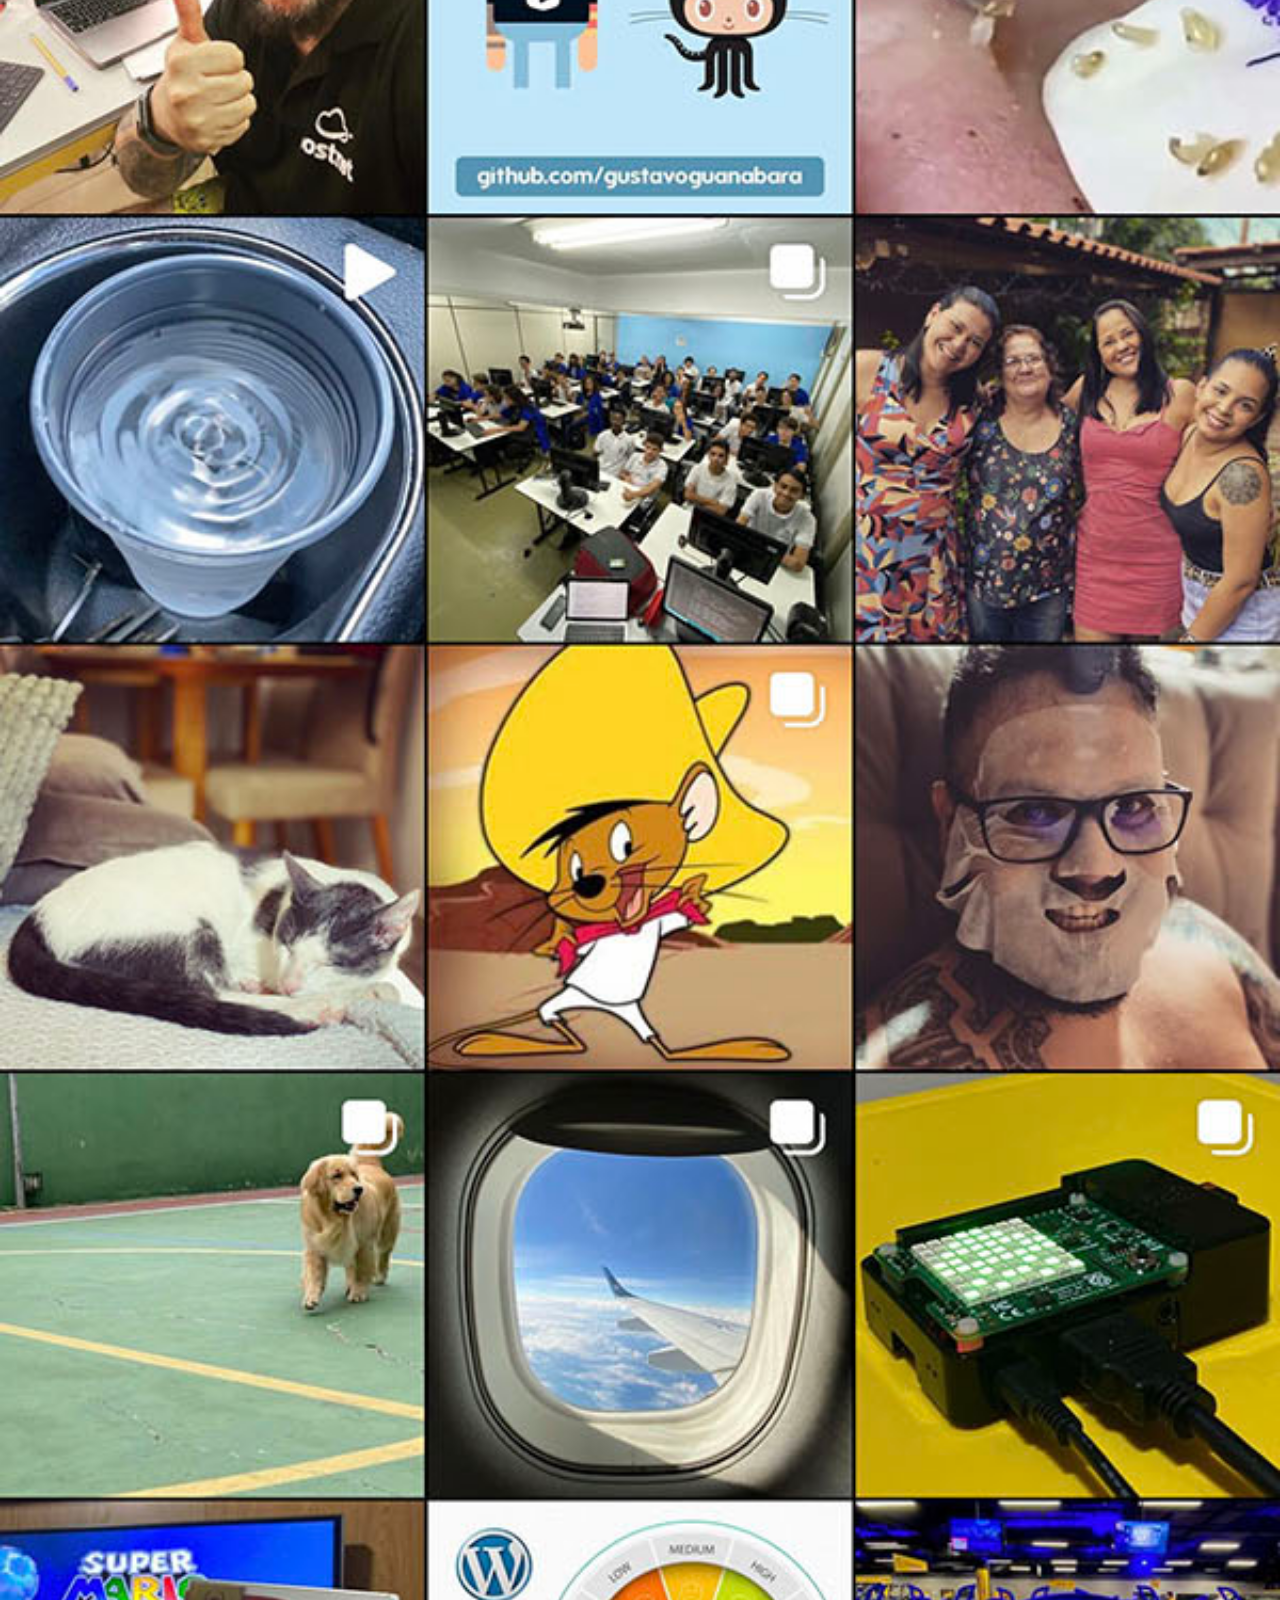
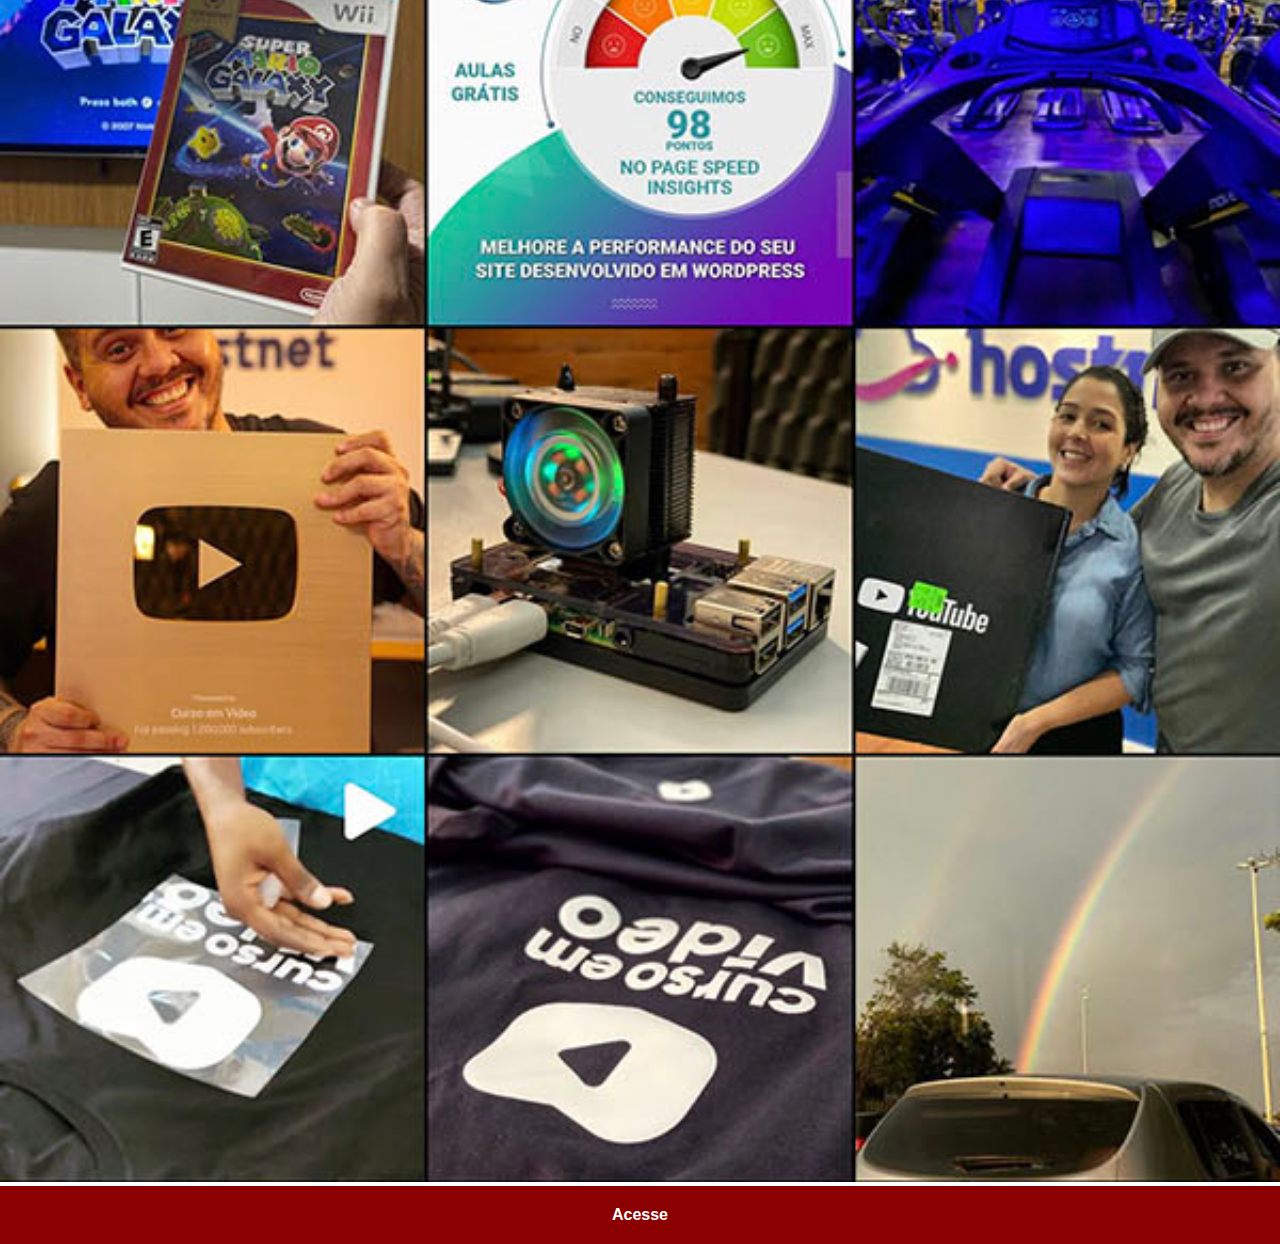
<file: instagram.html>
<!DOCTYPE html>
<html lang="pt-br">
<head>
    <meta charset="UTF-8">
    <meta name="viewport" content="width=device-width, initial-scale=1.0">
    <title>Instagram</title>
     <link rel="stylesheet" href="estilos/social.css">                       
</head>
<body>
    <img src="imagens/tela-instagram.jpg" alt="Instagram">
    <a href="https://www.instagram.com/gustavoguanabara/" target="_blank">Acesse</a>
</body>
</html>
</file>
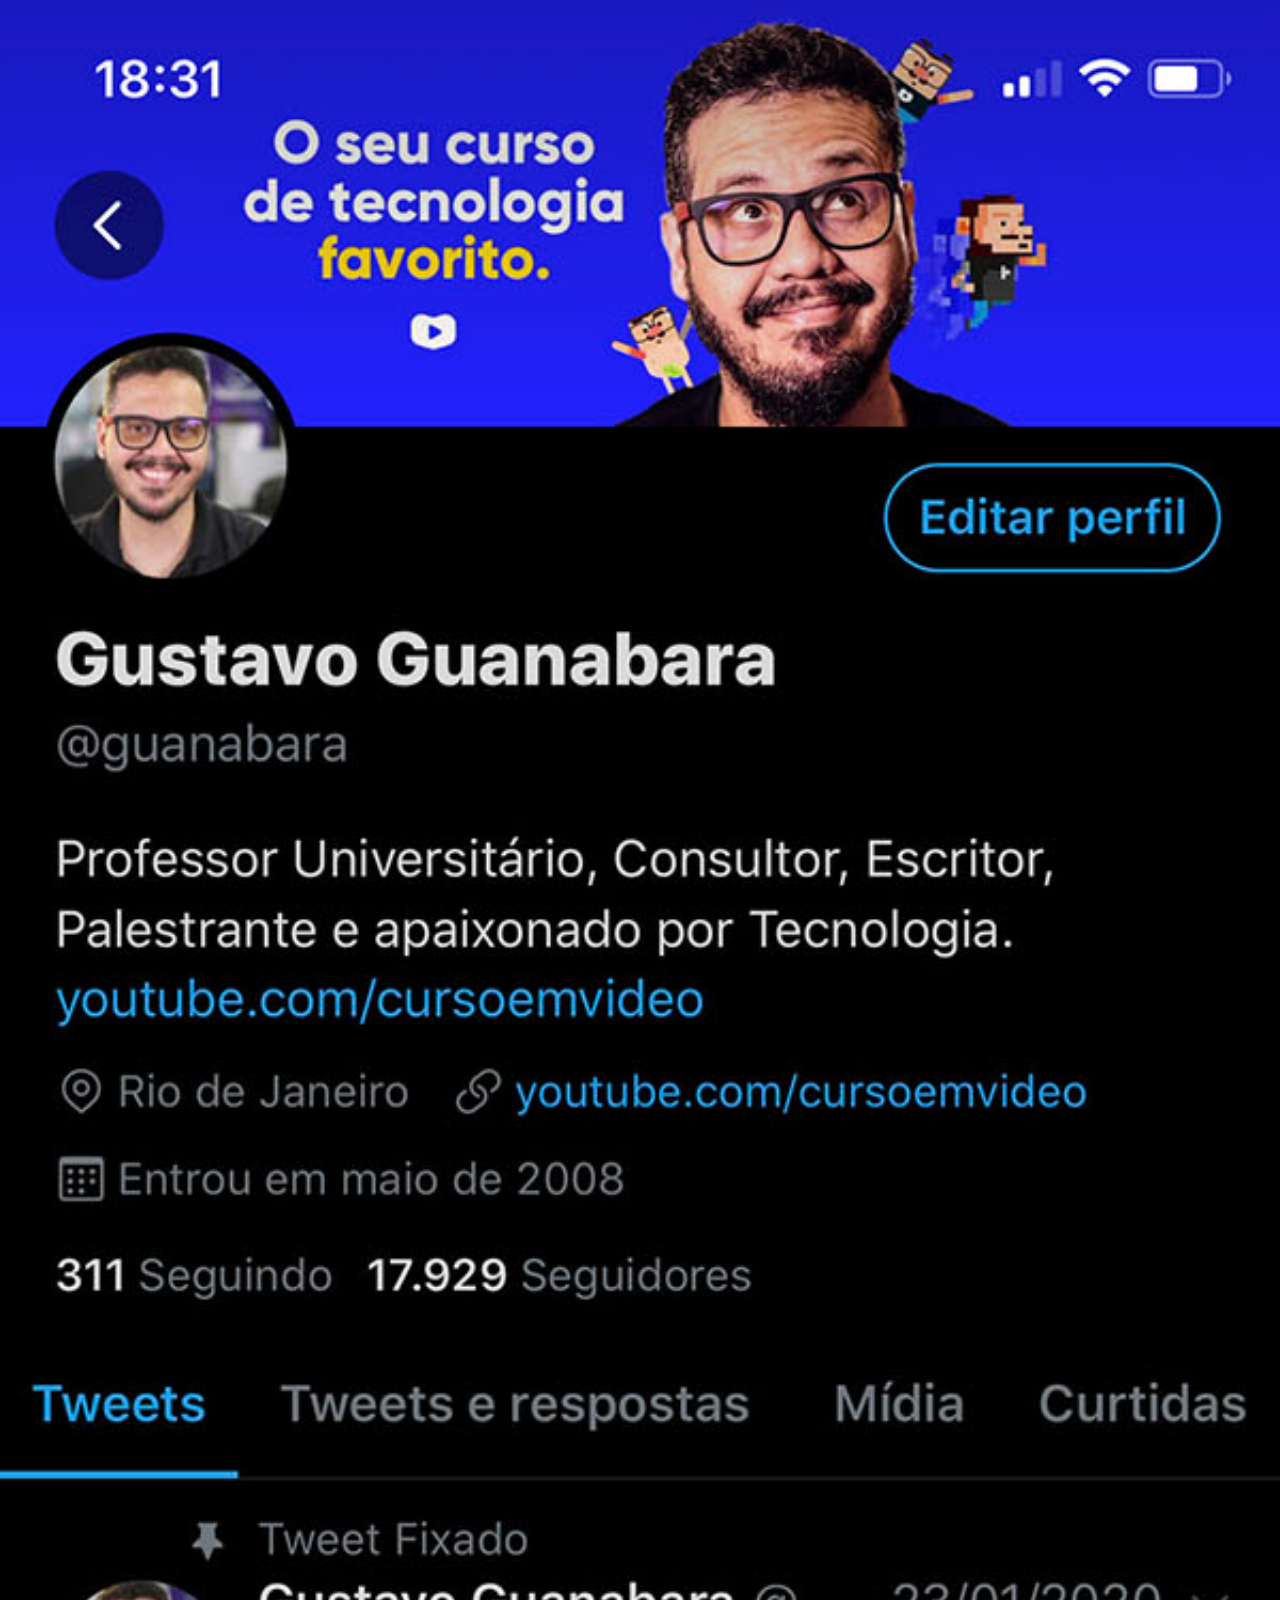
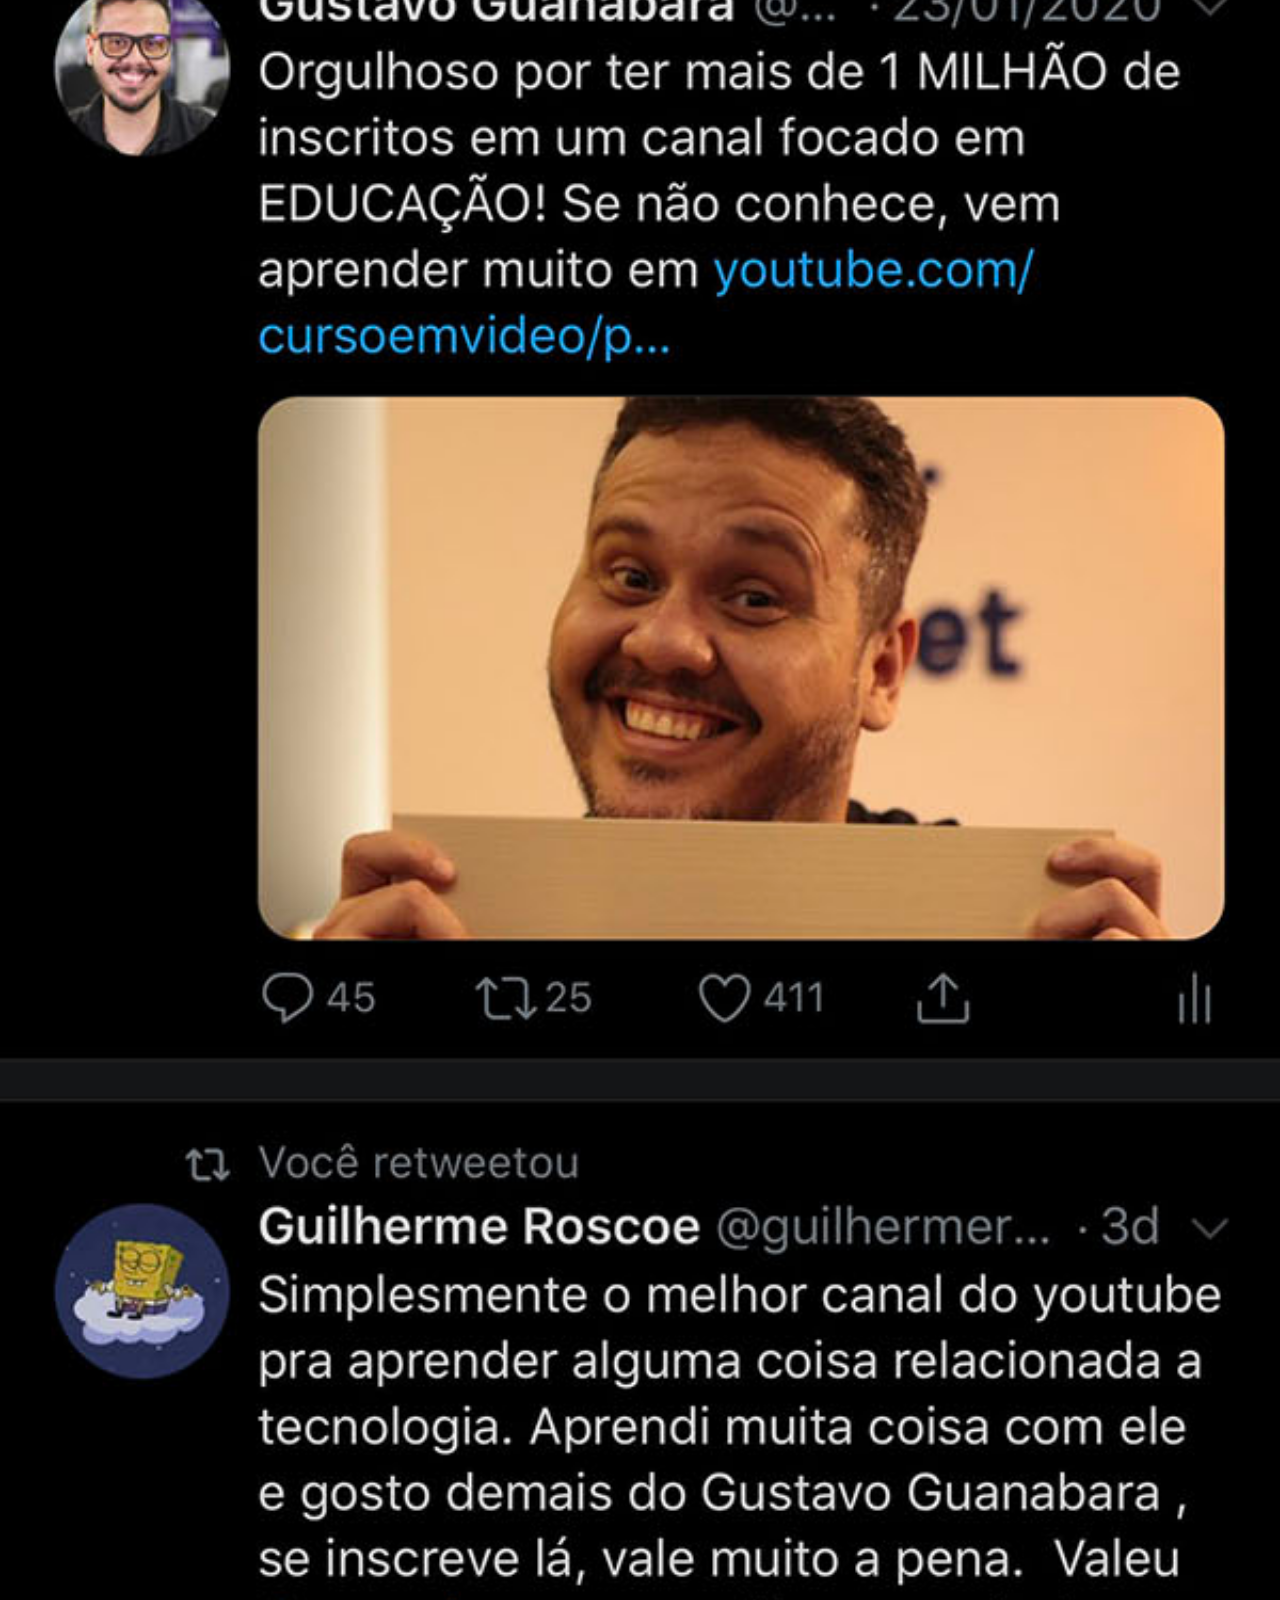
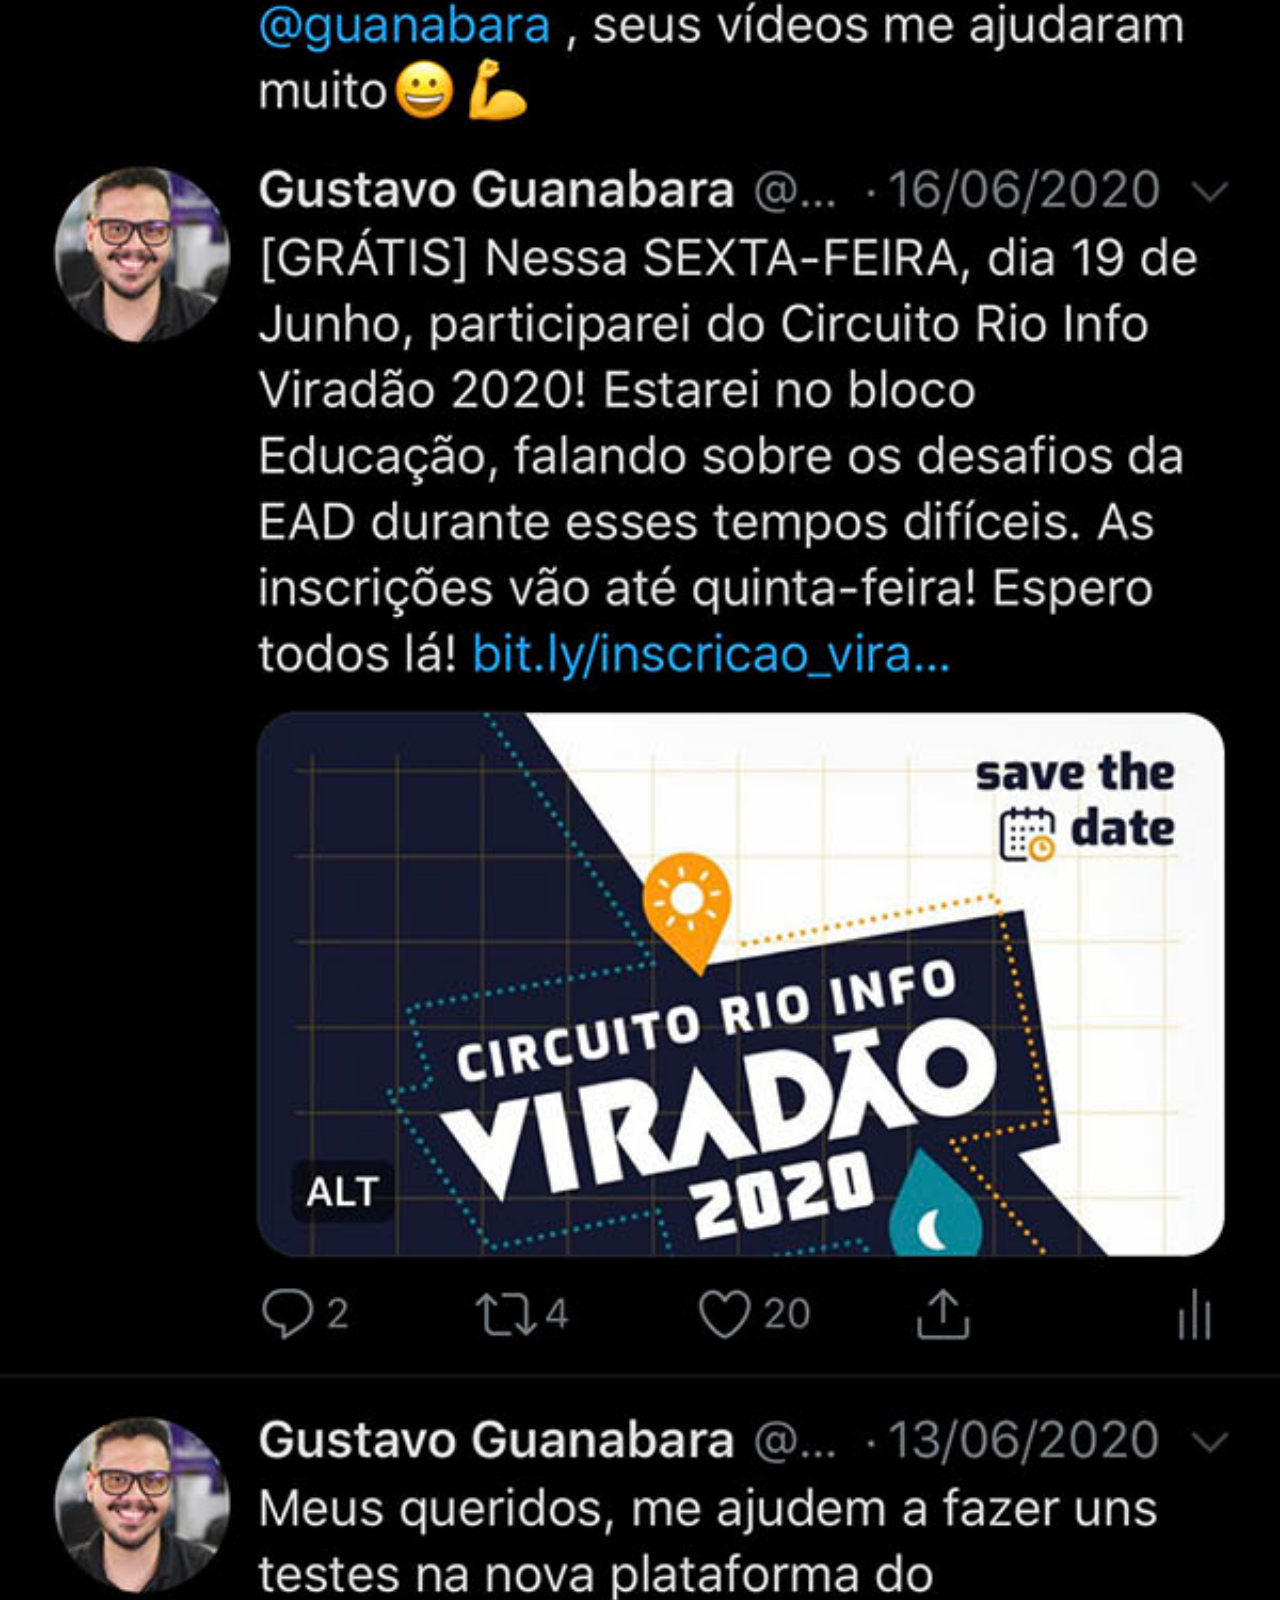
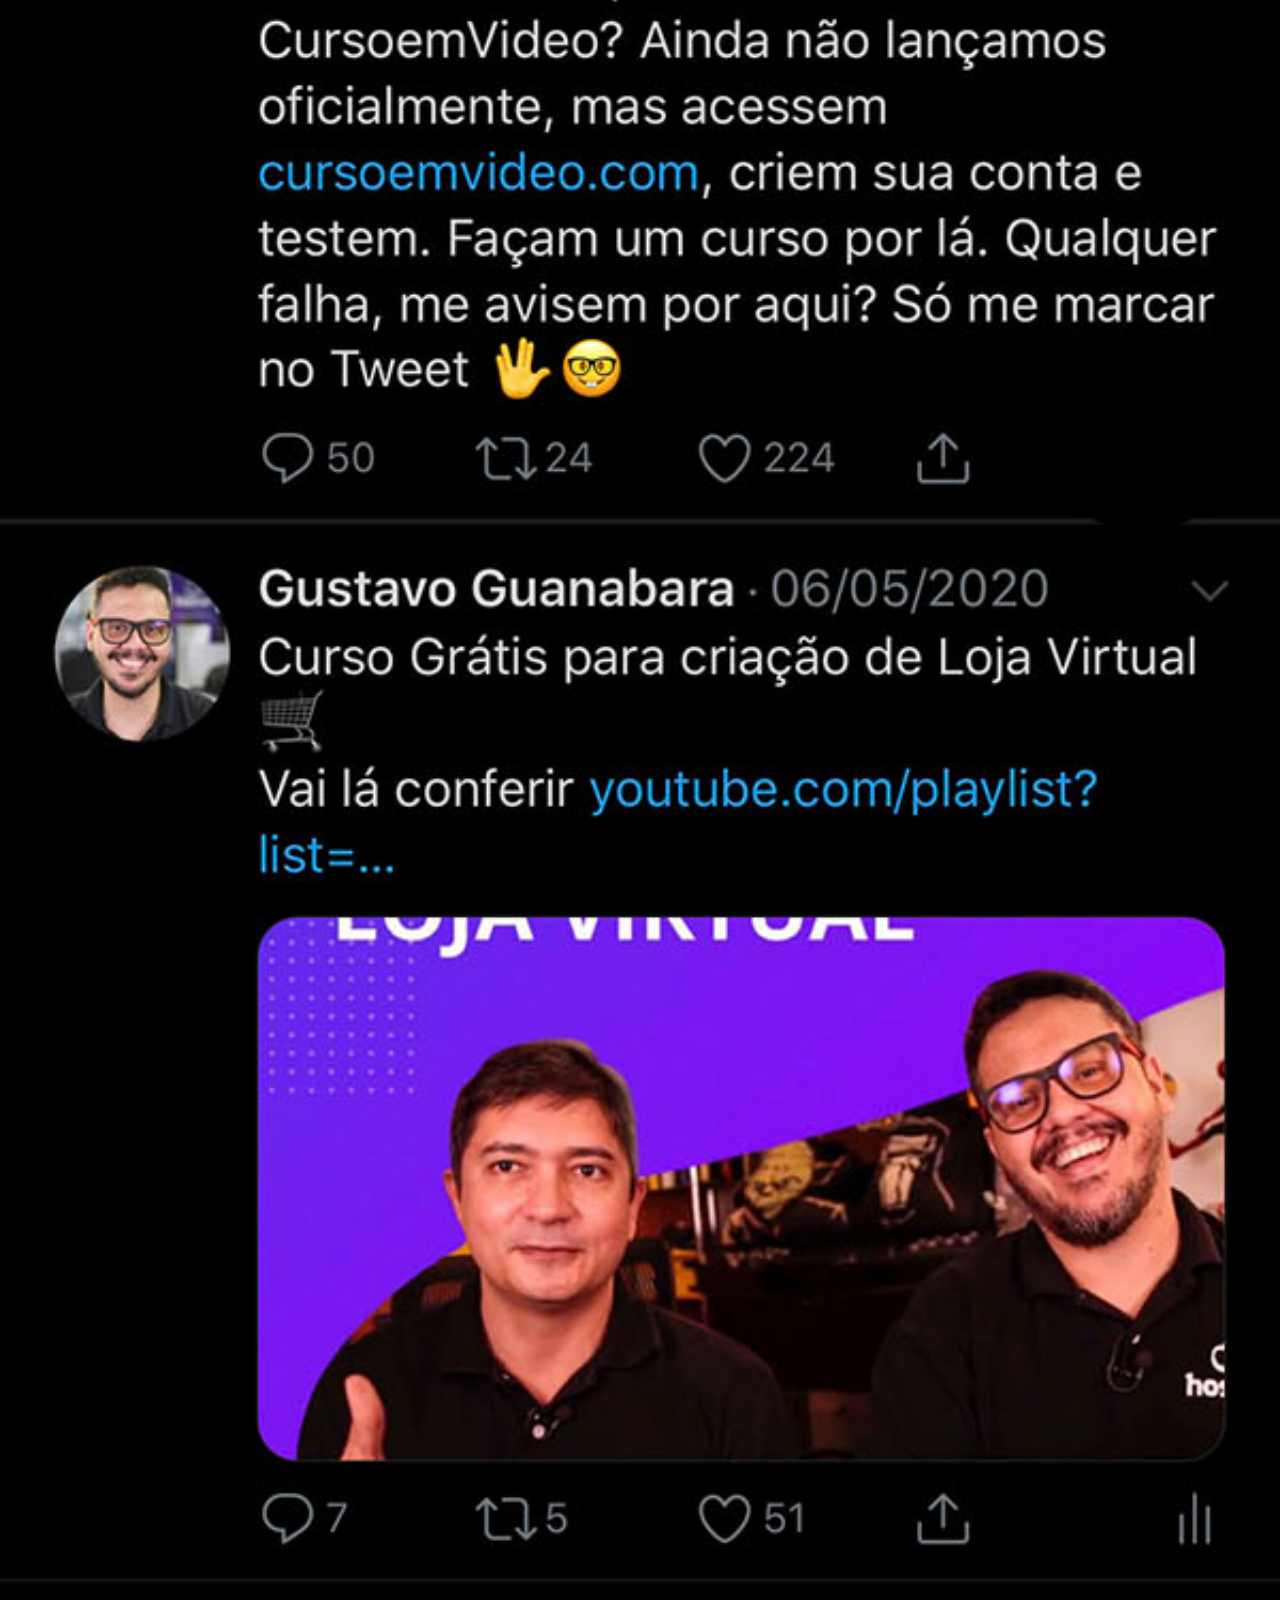
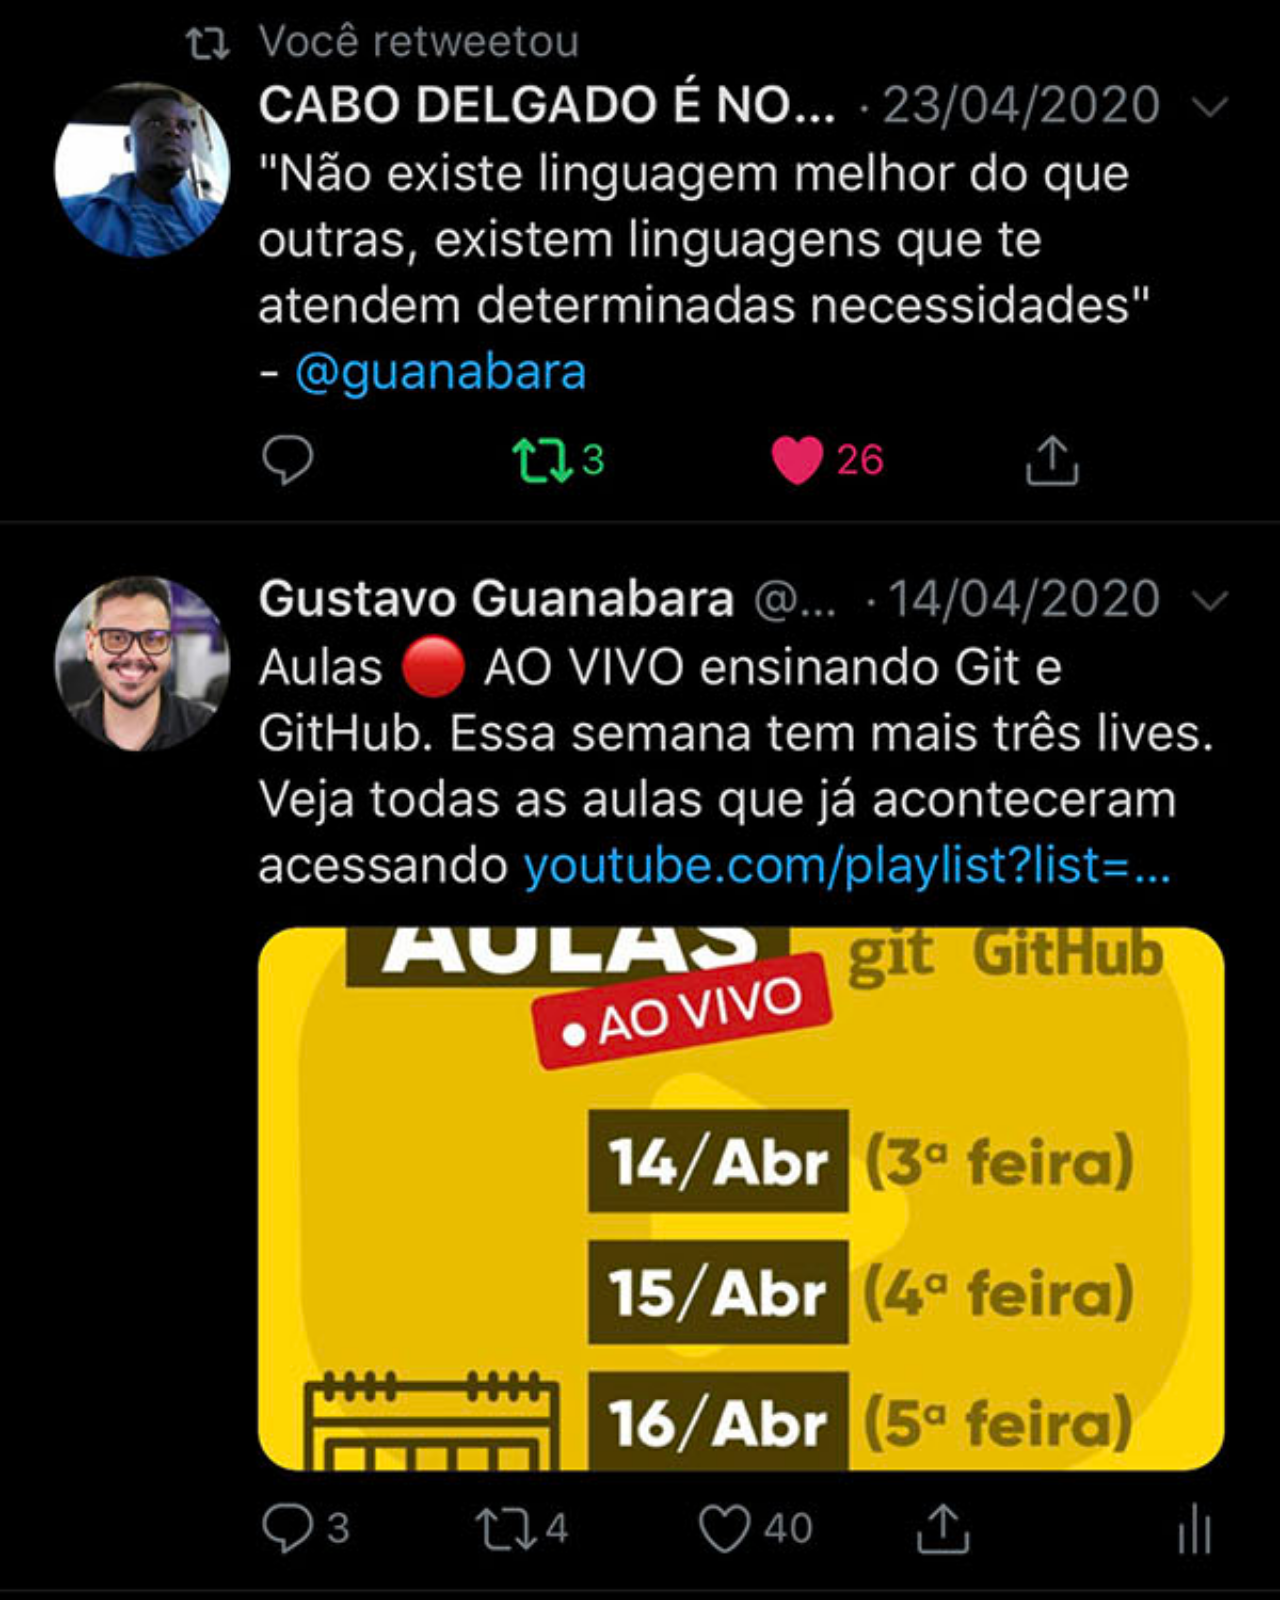
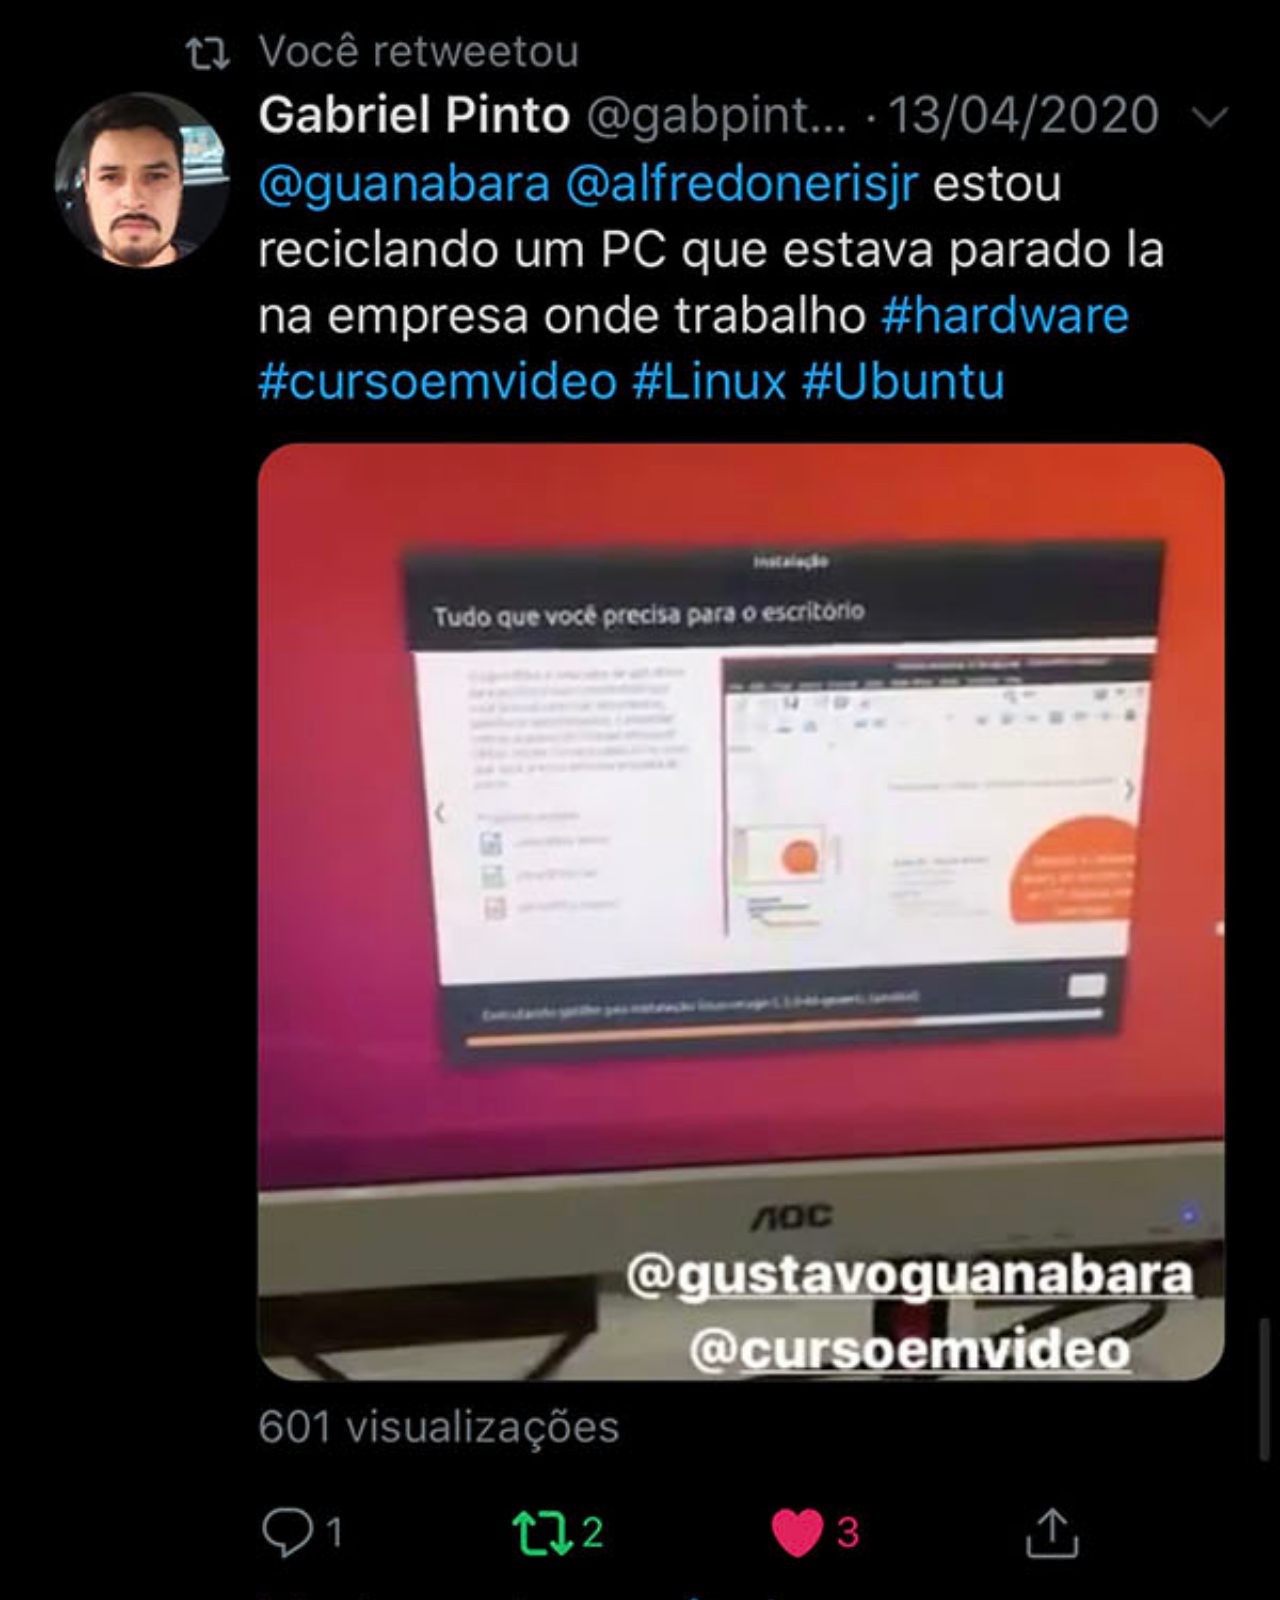
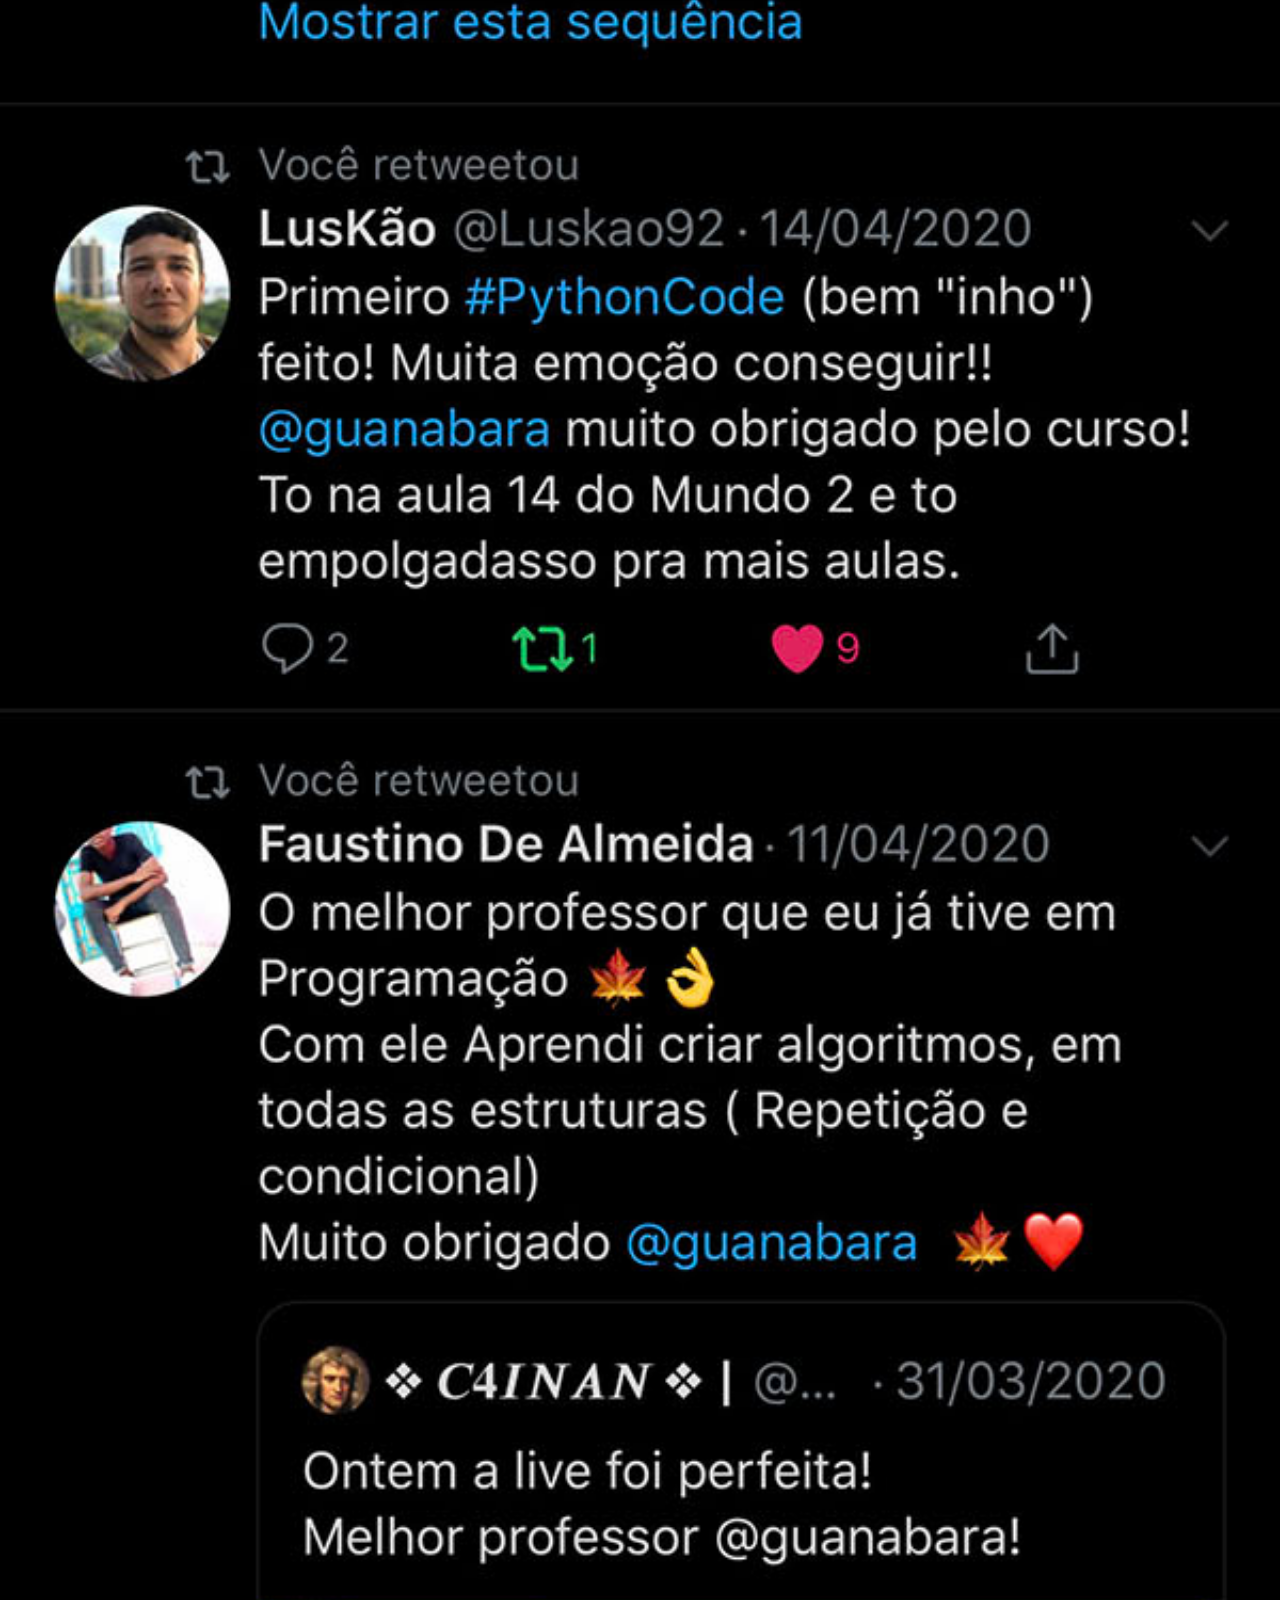
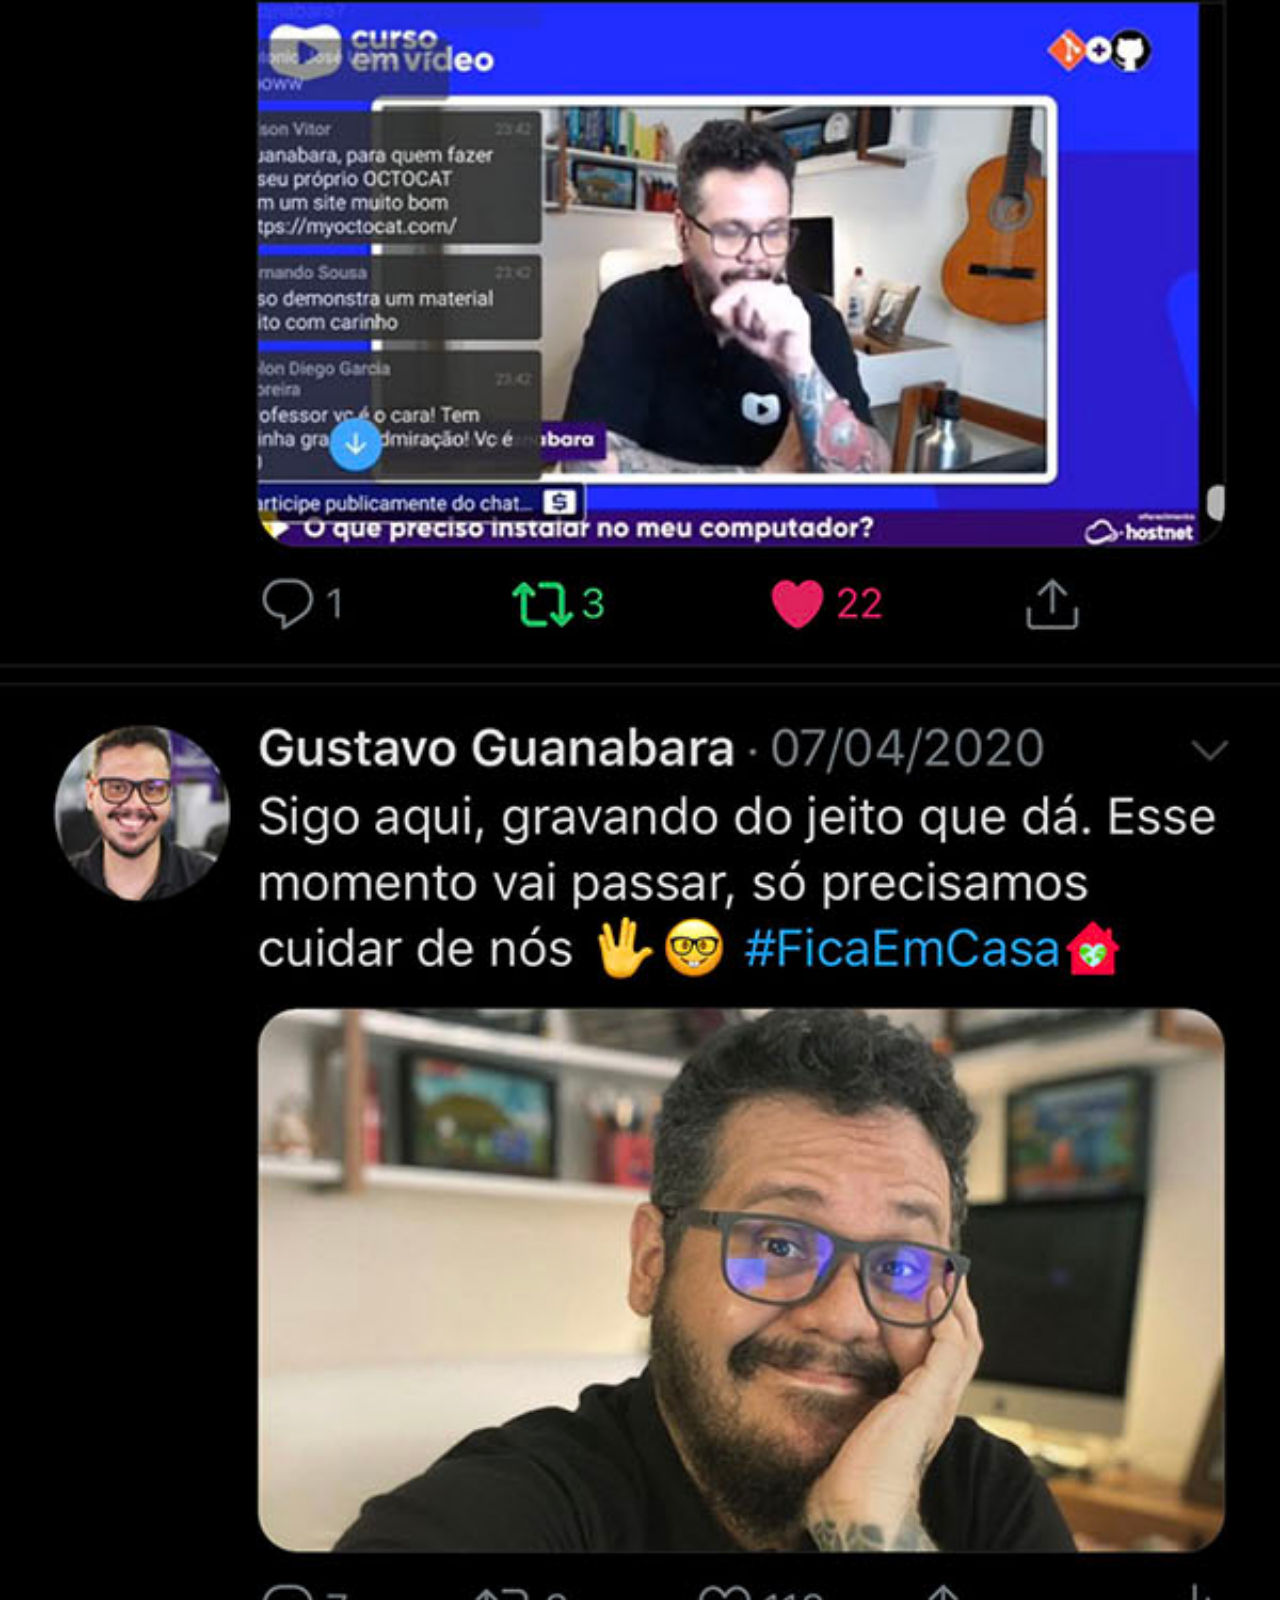
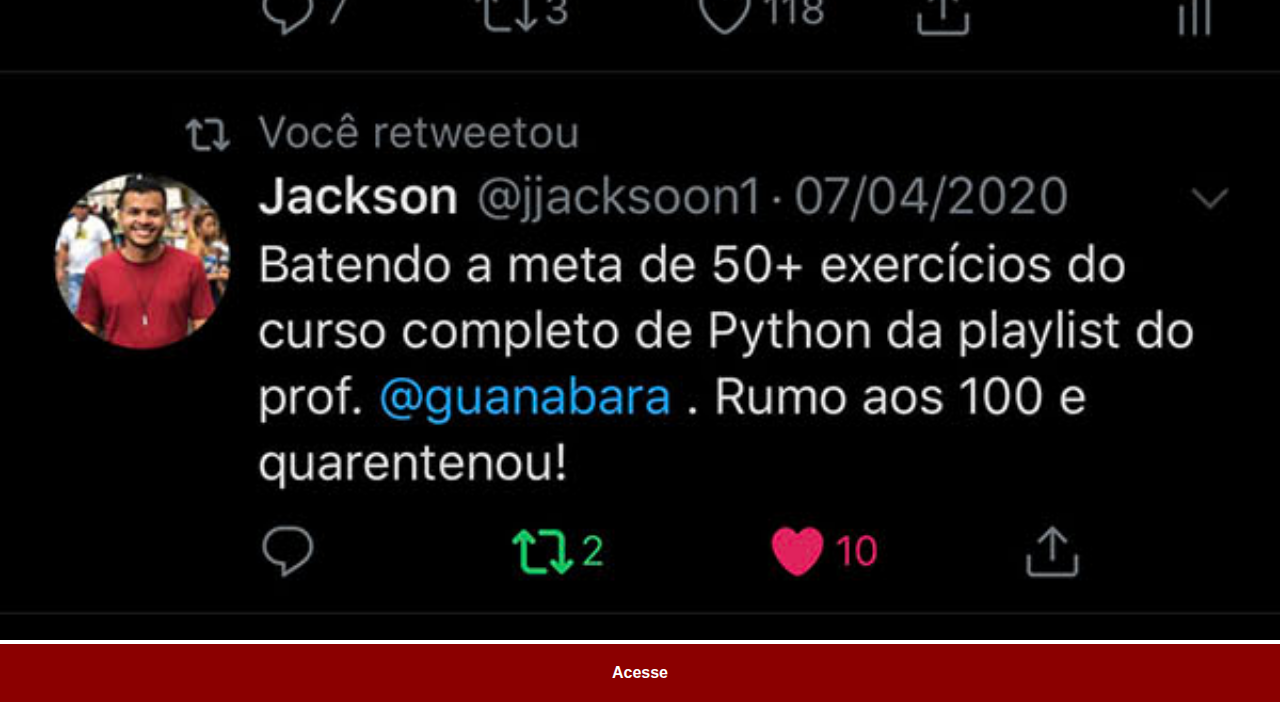
<file: twitter.html>
<!DOCTYPE html>
<html lang="pt-br">
<head>
    <meta charset="UTF-8">
    <meta name="viewport" content="width=device-width, initial-scale=1.0">
    <title>Twitter</title>
    <link rel="stylesheet" href="estilos/social.css">
</head>
<body>
    <img src="imagens/tela-twitter.jpg" alt="Twitter">
    <a href="https://x.com/guanabara" target="_blank">Acesse</a>
</body>
</html>
</file>
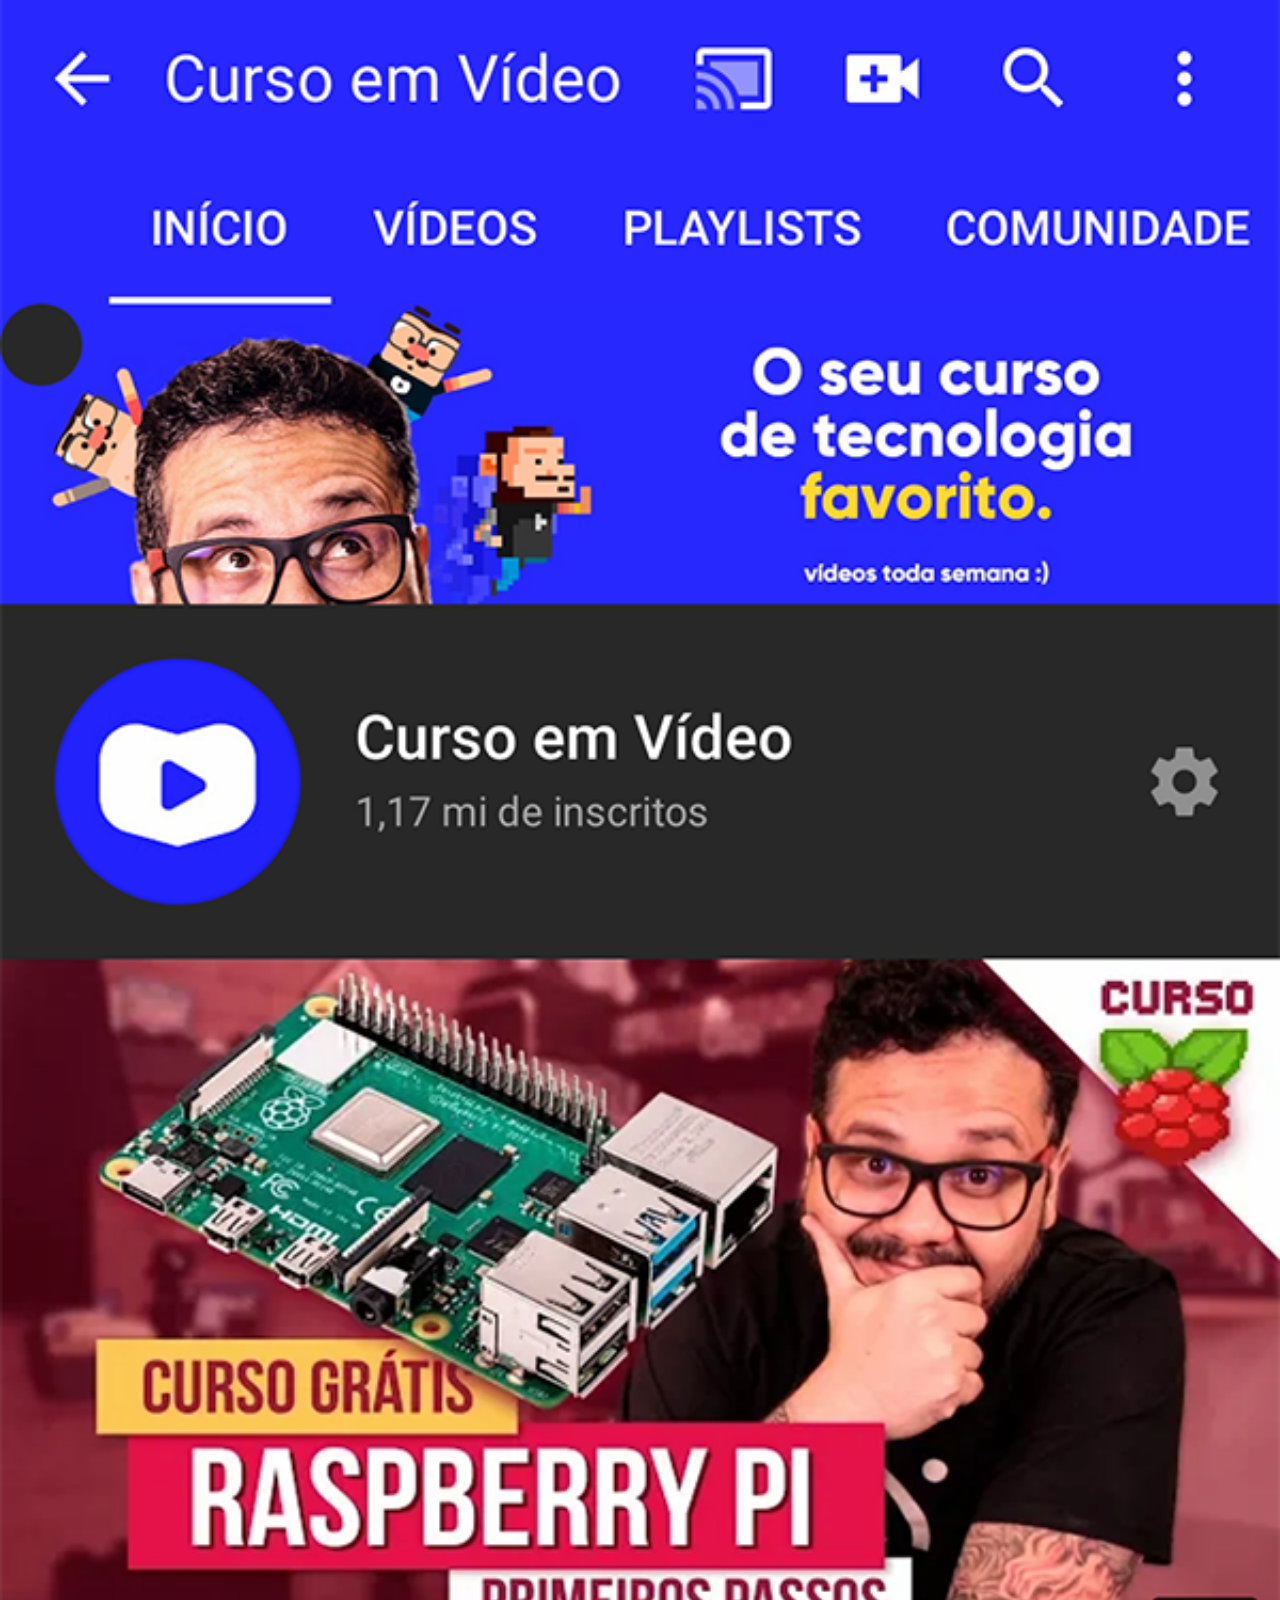
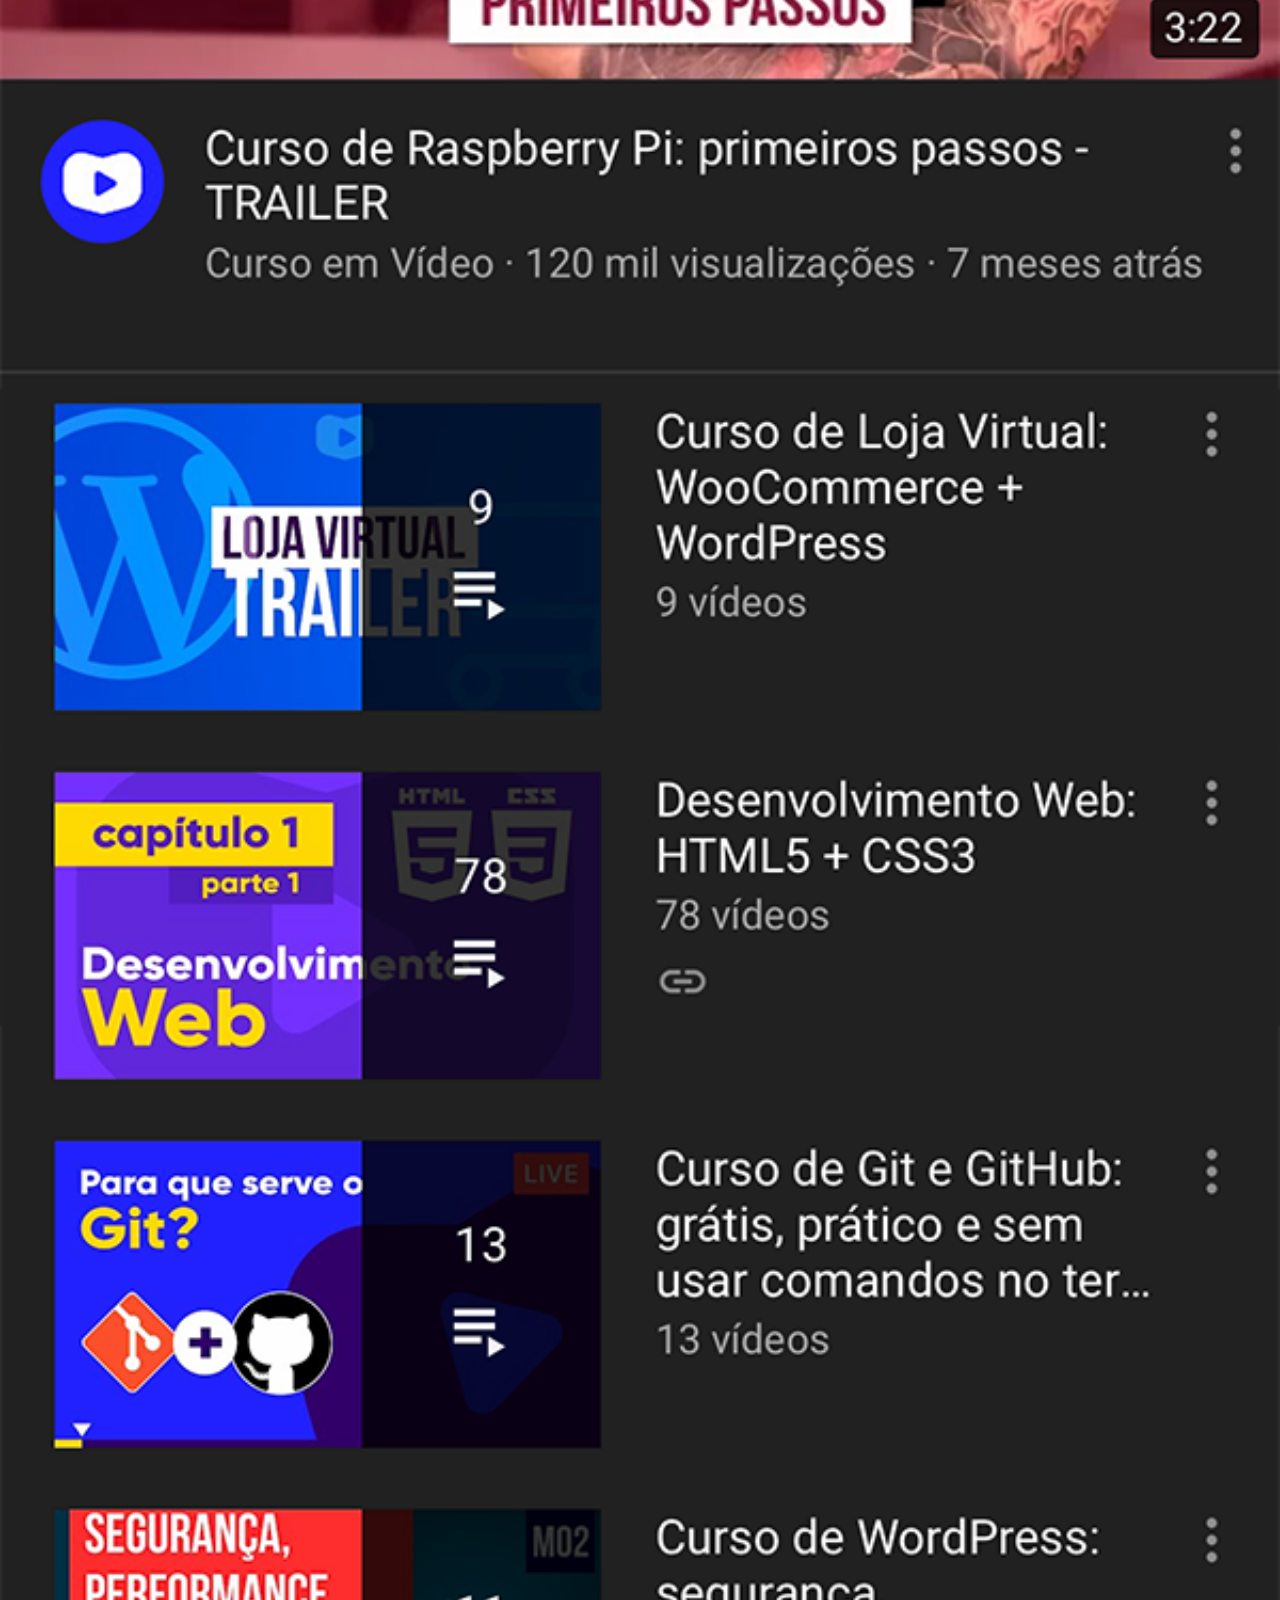
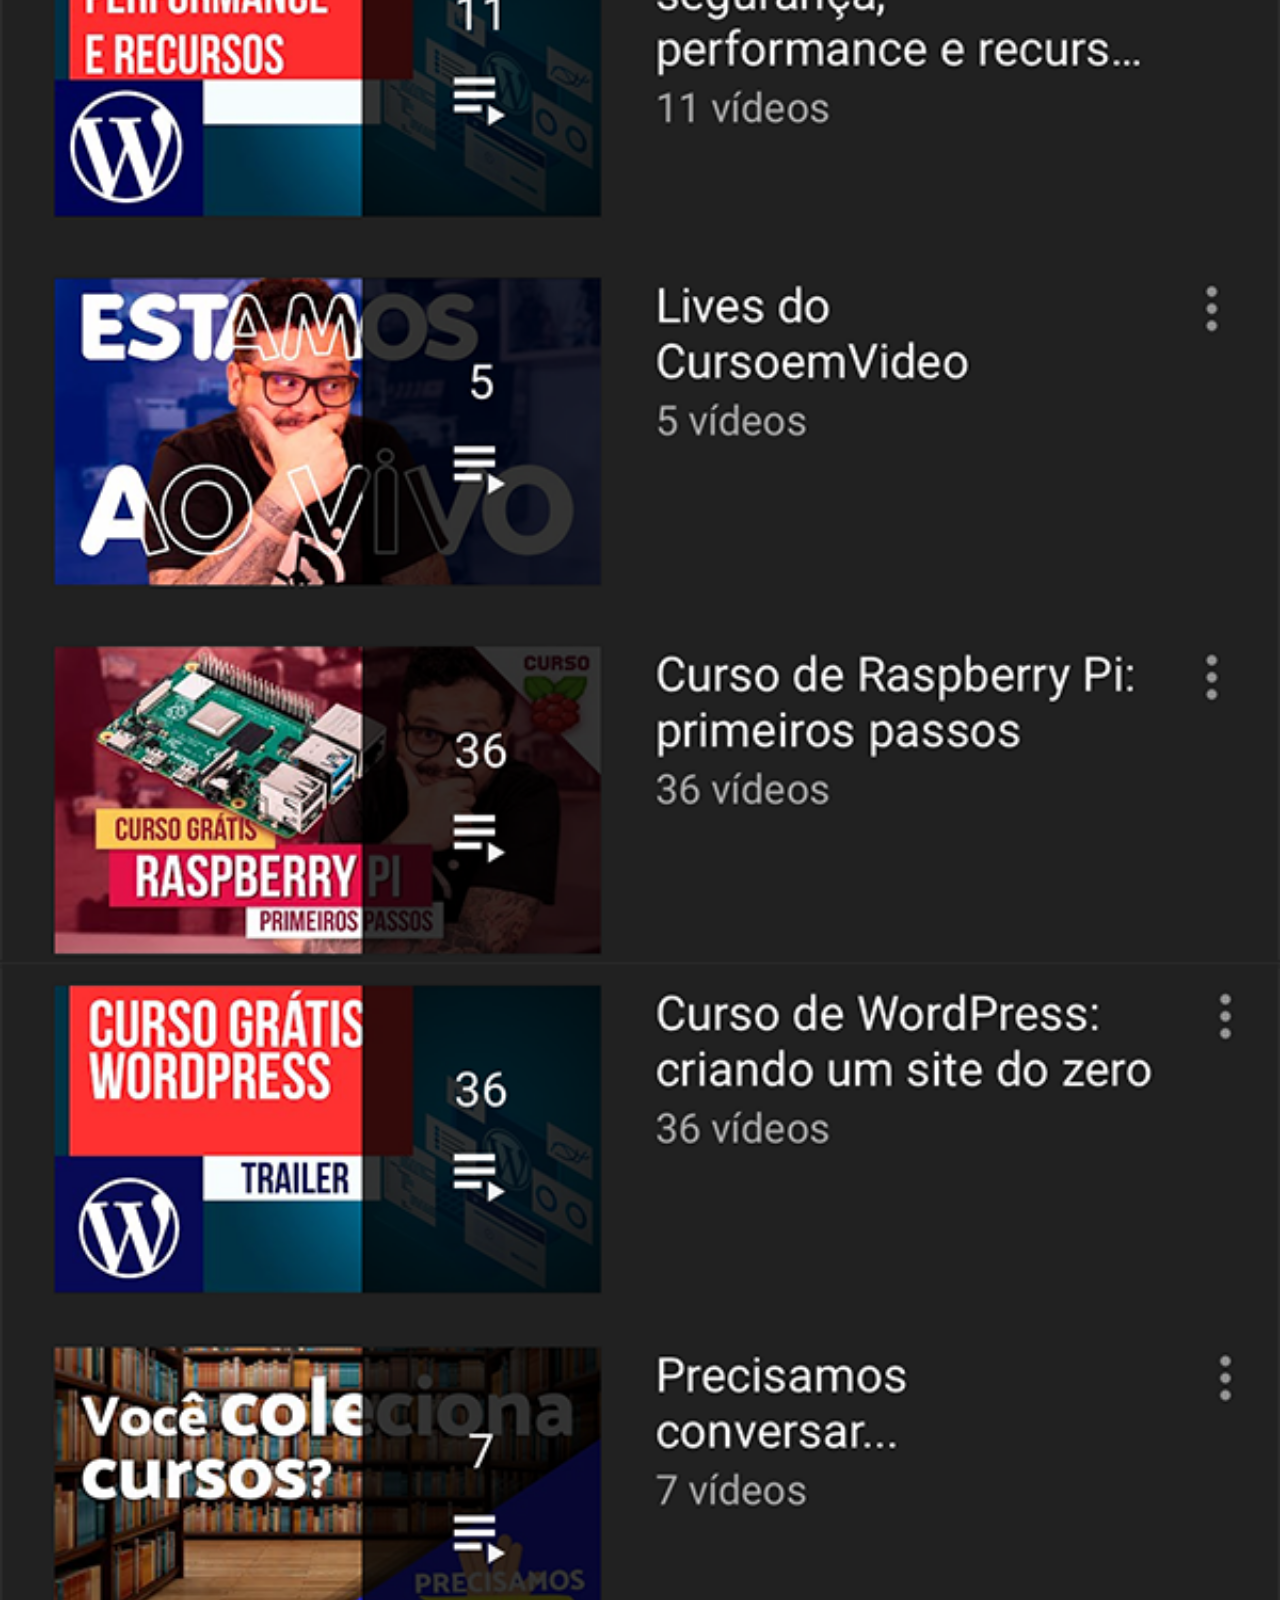
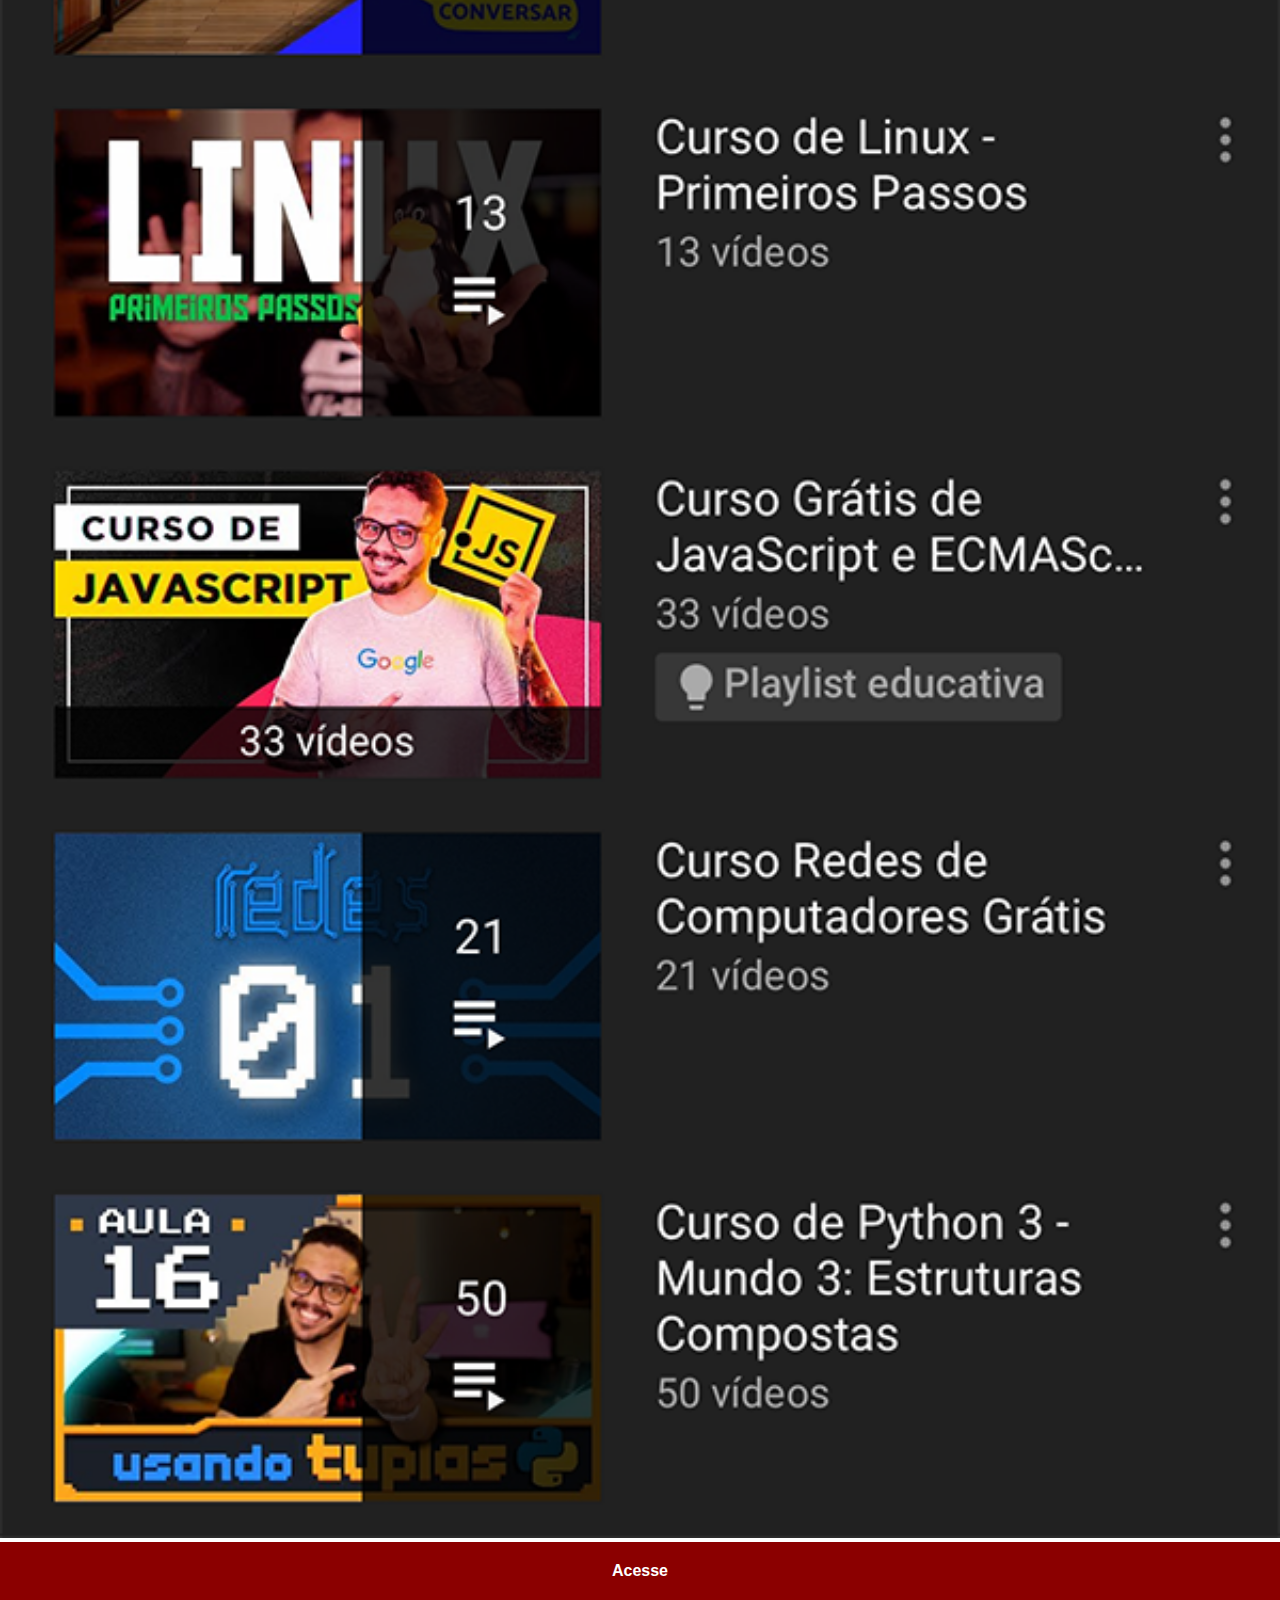
<file: youtube.html>
<!DOCTYPE html>
<html lang="pt-br">
<head>
    <meta charset="UTF-8">
    <meta name="viewport" content="width=device-width, initial-scale=1.0">
    <title>Youtube</title>
     <link rel="stylesheet" href="estilos/social.css">                       
</head>
<body>
    <img src="imagens/tela-youtube.png" alt="Youtube">
    <a href="https://www.youtube.com/cursoemvideo" target="_blank">Acesse</a>
</body>
</html>
</file>
<file: estilos/style.css>
@charset "UTF-8";

* {
  margin: 0;
  padding: 0;
  font-family: Arial, Helvetica, sans-serif;
}

html, body {
  width: 100vw;
  height: 100vh;
  background-color: black;
}

body {
  background: url(../imagens/fundo-madeira.jpg) no-repeat top center;
  background-size: cover;
  background-attachment: fixed;
}

main {
  position: relative;
  height: 100vh;
}

section#telefone {
  position: absolute;
  top: 50%;
  left: 50%;
  transform: translate(-50%, -50%); /*centraliza*/
  width: 311px;
  height: 627px;
  background: url(../imagens/frame-iphone.png) no-repeat;
}

iframe#tela {
  position: relative;
  top: 80px;
  left: 22px;
  width: 267px;
  height: 471px;
}

section#redes-sociais {
  text-align: right;
  position: absolute;
}

section#redes-sociais img {
  width: 50px;
  margin: 10px;
  border-radius: 50%;
  box-shadow: 2px 2px 5px rgba(0, 0, 0, 0.459);
  box-sizing: border-box;
}

section#redes-sociais img:hover {
  border: 2px solid white;
  transform: translate(-3px, -3px);
  transition: 0.2s, border 0.2s;
  box-shadow: 5px 5px 10px rgba(0, 0, 0, 0.459);
}
</file>
<file: estilos/social.css>
@charset "UTF-8";

* {
    margin: 0px;
    padding: 0px;
    font-family: Arial, Helvetica, sans-serif;
}

::-webkit-scrollbar { /*escondendo a barra de rolagem*/
    width: 0px;
    height: 0px;
}

img {
    width: 100vw;
}

a {
    display: block;
    background-color: darkred;
    padding: 20px;
    text-align: center;
    text-decoration: none;
    font-weight: bold;
    color: white;
}

a:hover {
    background-color: red;
}
</file>
